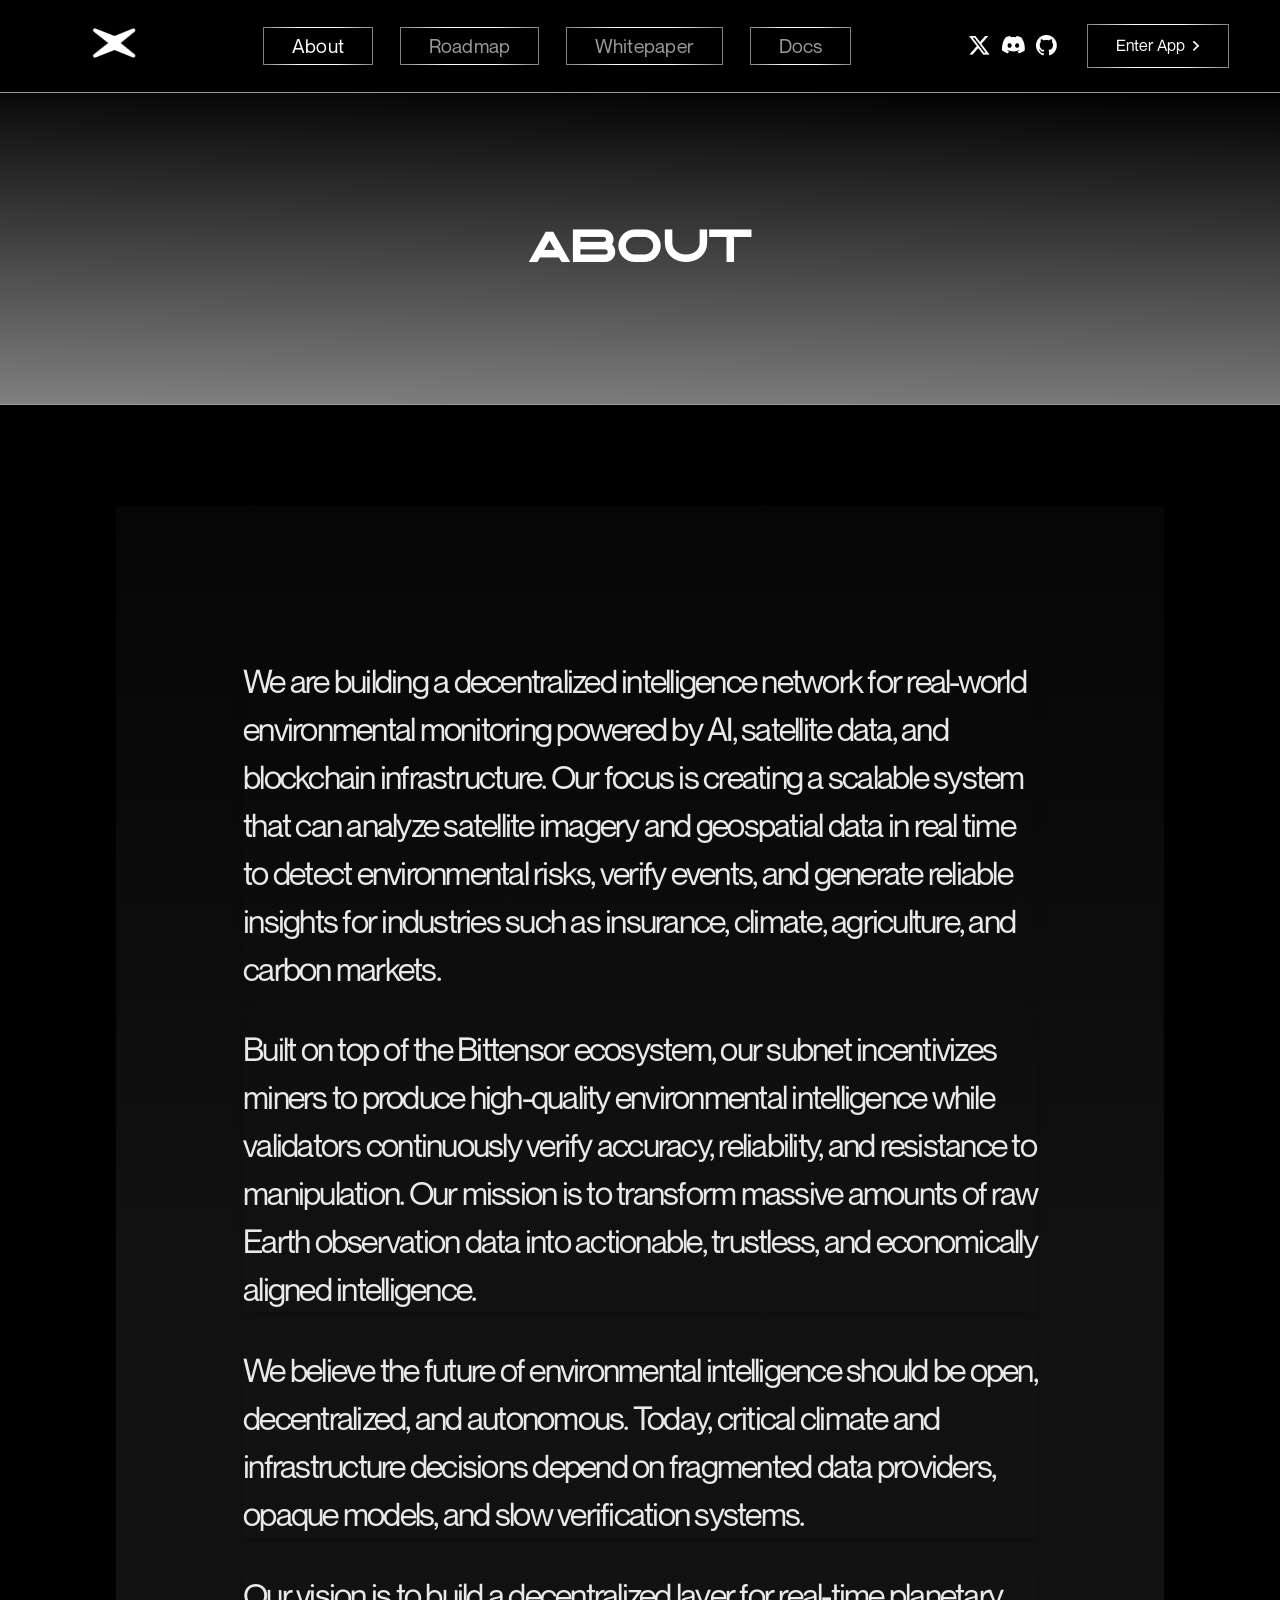
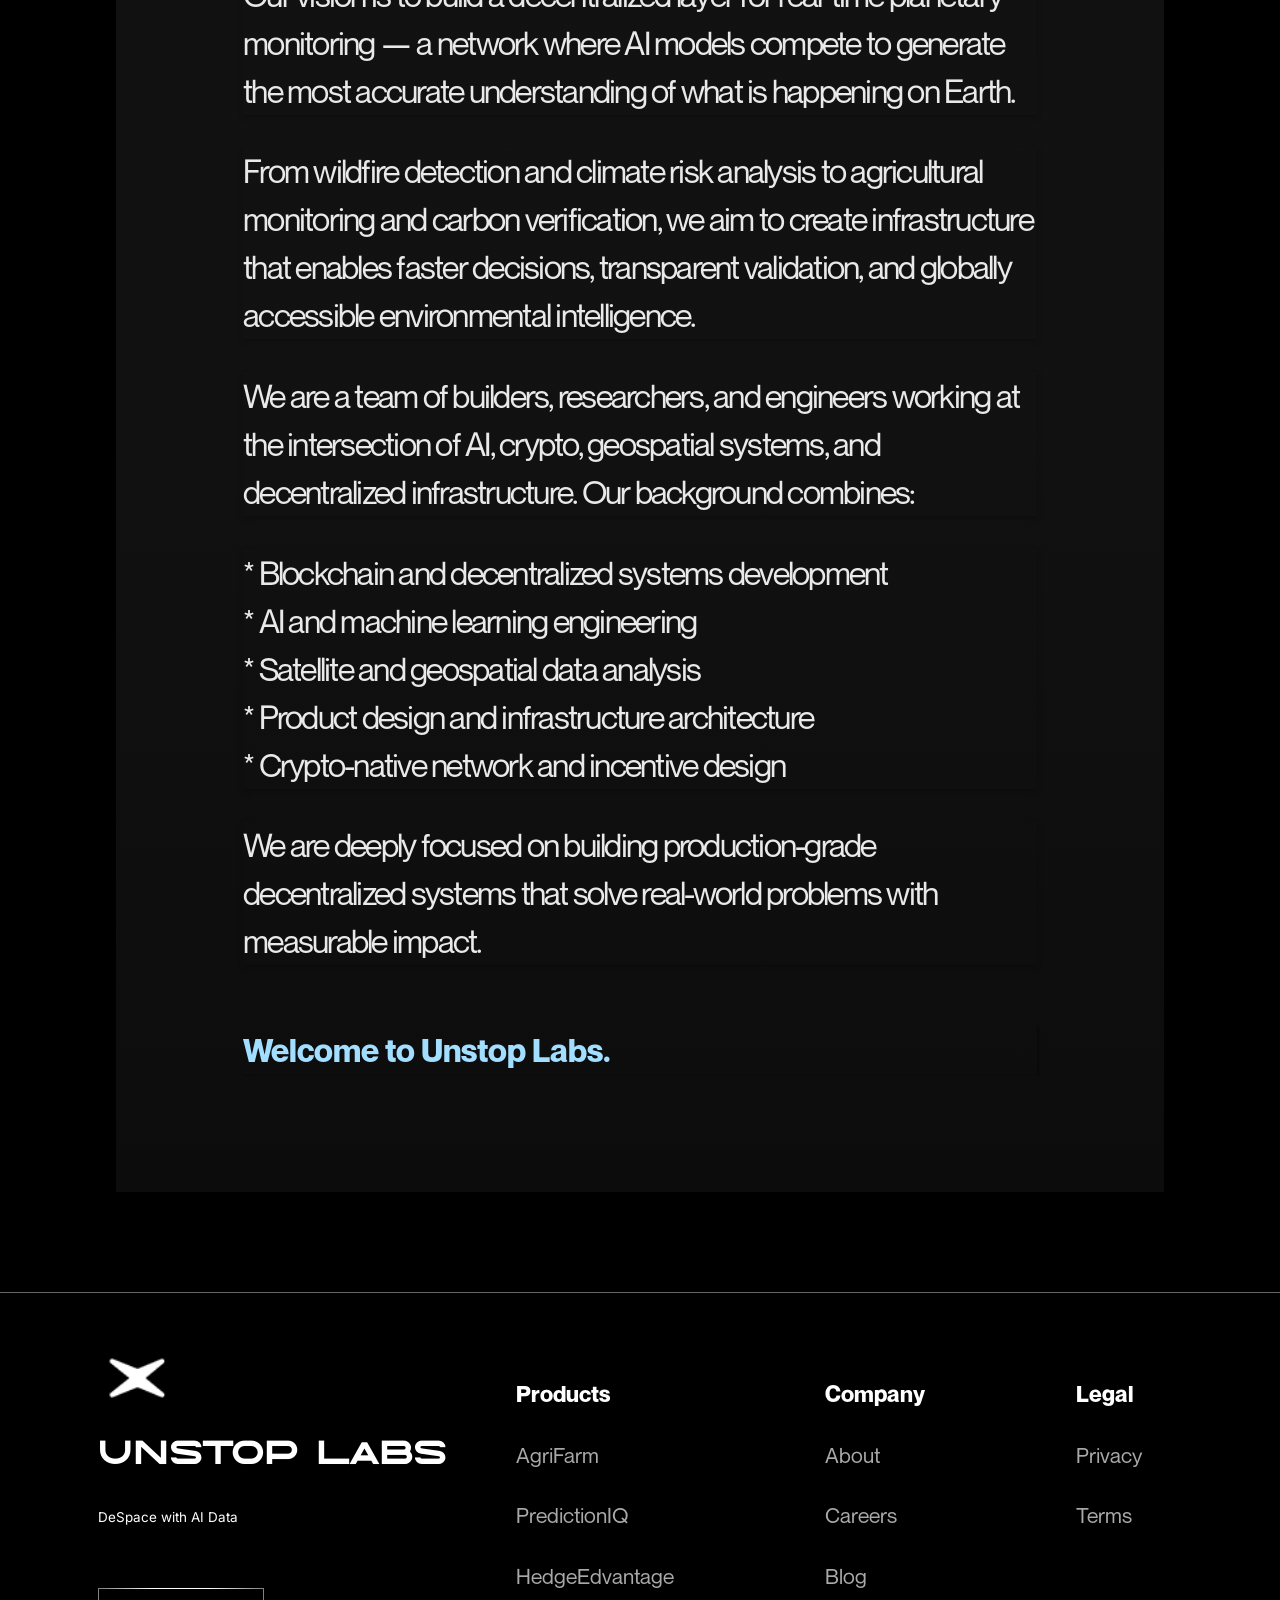
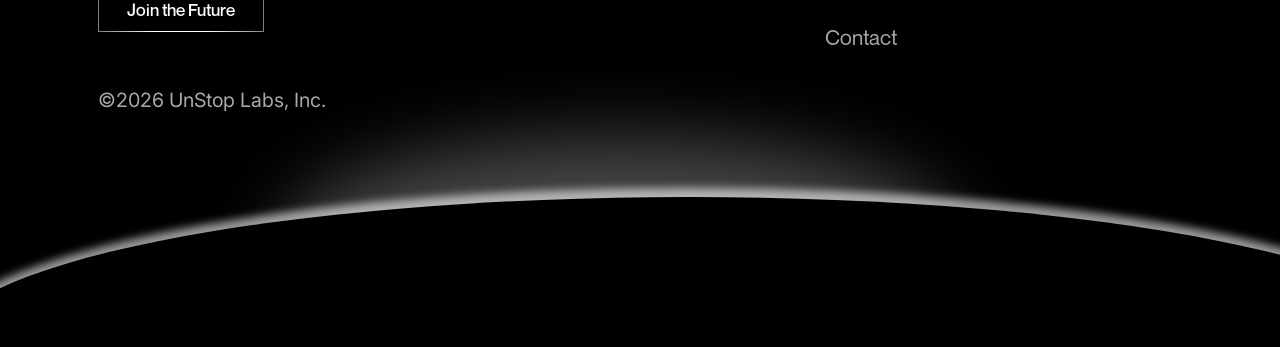
<file: about.html>
<!doctype html>
<html lang="en">
 
  <head>
    <meta charset="UTF-8" />
    <meta name="viewport" content="width=device-width, initial-scale=1.0" />
    <link rel="icon" type="image/png" href="/assets/icons/Fabicon.png" />
    <link rel="stylesheet" href="./css/fonts.css" />
    <link rel="stylesheet" href="./css/styles.css" />
    <link rel="preconnect" href="https://fonts.googleapis.com" />
    <link rel="preconnect" href="https://fonts.gstatic.com" crossorigin />
    <link
      href="https://fonts.googleapis.com/css2?family=Inter:ital,opsz,wght@0,14..32,100..900;1,14..32,100..900&display=swap"
      rel="stylesheet"
    />
    <title>Unstop Labs | About</title>
  </head>
  <body>
    <header>
      <nav>
        <div class="nav-mobile">
          <span class="icon-hamburger"
            ><img src="/assets/icons/menu.png" alt="" />
          </span>
          <a href="/" class="brand-name">UNSTOP LABS</a>
        </div>
        <div class="nav-desktop">
          <div>
            <a href="/"
              ><img class="logo" src="/assets/icons/logo.png" alt=""
            /></a>
          </div>

          <ul class="container-link">
            <li class="link"><a class="active" href="/about.html">About</a></li>
            <li class="link"><a href="/roadmap.html">Roadmap</a></li>
            <li class="link"><a href="/whitepaper.html">Whitepaper</a></li>
            <li class="link"><a href="">Docs</a></li>
          </ul>

          <div class="container-control">
            <ul class="container-social">
              <li>
                <a href="https://github.com/orgs/UnStop-Labs/">
                  <img src="/assets/icons/twitter.png" alt="" />
                </a>
              </li>
              <li>
                <a href="#">
                  <img src="/assets/icons/discord.png" alt="" />
                </a>
              </li>
              <li>
                <a href="https://github.com/orgs/UnStop-Labs/" target="_blank">
                  <img src="/assets/icons/github.png" alt="" />
                </a>
              </li>
            </ul>

            <button>
              <span class="text">Enter App</span>
              <span><img src="/assets/icons/arrow-right.png" alt="" /></span>
            </button>
          </div>
        </div>
      </nav>
    </header>

    <main class="about-page">
      <section class="about">
        <h1>ABOUT</h1>
      </section>

      <section class="intro-container">
        <div class="intro">
          <div class="description">
            <p>

We are building a decentralized intelligence network for real-world environmental monitoring powered by AI, satellite data, and blockchain infrastructure.

Our focus is creating a scalable system that can analyze satellite imagery and geospatial data in real time to detect environmental risks, verify events, and generate reliable insights for industries such as insurance, climate, agriculture, and carbon markets.
</p>
<p>
Built on top of the Bittensor ecosystem, our subnet incentivizes miners to produce high-quality environmental intelligence while validators continuously verify accuracy, reliability, and resistance to manipulation.

Our mission is to transform massive amounts of raw Earth observation data into actionable, trustless, and economically aligned intelligence.
</p>
<p>
We believe the future of environmental intelligence should be open, decentralized, and autonomous.

Today, critical climate and infrastructure decisions depend on fragmented data providers, opaque models, and slow verification systems. 
<p>
Our vision is to build a decentralized layer for real-time planetary monitoring — a network where AI models compete to generate the most accurate understanding of what is happening on Earth.
</p>
<p>
From wildfire detection and climate risk analysis to agricultural monitoring and carbon verification, we aim to create infrastructure that enables faster decisions, transparent validation, and globally accessible environmental intelligence.
</p>

<p>
We are a team of builders, researchers, and engineers working at the intersection of AI, crypto, geospatial systems, and decentralized infrastructure.

Our background combines:
<p>
* Blockchain and decentralized systems development <br>
* AI and machine learning engineering <br>
* Satellite and geospatial data analysis <br>
* Product design and infrastructure architecture<br>
* Crypto-native network and incentive design<br>
</p>
<p>
We are deeply focused on building production-grade decentralized systems that solve real-world problems with measurable impact.
</p>
</p>
          </div>

          <p class="message-welcome">Welcome to Unstop Labs.</p>
        </div>
      </section>

      <!-- <section class="products-info font-inter">
        <h2>
          <span class="brand">UnStop Labs</span> is the solution for all your AI
          needs
        </h2>

        <div>
          <div>
            <div class="product">
              <span class="img">
                <img
                  class="img-100"
                  src="/assets/icons/icon-logos.png"
                  alt=""
                />
              </span>
              <span class="text">Logos</span>
            </div>
          </div>

          <div>
            <div class="product">
              <span class="img">
                <img
                  class="img-100"
                  src="/assets/icons/icon-brand-guide.png"
                  alt=""
                />
              </span>
              <span class="text">Brand Guidelines</span>
            </div>
          </div>

          <div>
            <div class="product">
              <span class="img">
                <img
                  class="img-100"
                  src="/assets/icons/icon-social.png"
                  alt=""
                />
              </span>
              <span class="text">Social Media</span>
            </div>
          </div>

          <div>
            <div class="product">
              <span class="img">
                <img
                  class="img-100"
                  src="/assets/icons/icon-decks.png"
                  alt=""
                />
              </span>
              <span class="text">Pitch Decks</span>
            </div>
          </div>

          <div class="product-large">
            <div class="product">
              <span class="img">
                <img
                  class="img-100"
                  src="/assets/icons/icon-mobile.png"
                  alt=""
                />
              </span>
              <span class="text">Mobile Apps</span>
            </div>
          </div>

          <div>
            <div class="product">
              <span class="img">
                <img
                  class="img-100"
                  src="/assets/icons/icon-landing.png"
                  alt=""
                />
              </span>
              <span class="text">Landing Pages & Web</span>
            </div>
          </div>

          <div>
            <div class="product">
              <span class="img">
                <img
                  class="img-100"
                  src="/assets/icons/icon-digital.png"
                  alt=""
                />
              </span>
              <span class="text">Digital Products</span>
            </div>
          </div>

          <div>
            <div class="product">
              <span class="img">
                <img
                  class="img-100"
                  src="/assets/icons/icon-print.png"
                  alt=""
                />
              </span>
              <span class="text">Print Design</span>
            </div>
          </div>

          <div>
            <div class="product">
              <span class="img">
                <img
                  class="img-100"
                  src="/assets/icons/icon-logos.png"
                  alt=""
                />
              </span>
              <span class="text">Sports Graphics</span>
            </div>
          </div>

          <div class="product-large">
            <div class="product">
              <span class="img">
                <img
                  class="img-100"
                  src="/assets/icons/icon-email.png"
                  alt=""
                />
              </span>
              <span class="text">Email Templates</span>
            </div>
          </div>
        </div>
      </section> -->

      <!-- <section class="product-demo font-inter">
        <div class="product-demo-intro">
          <h2>Try Unstop Labs API</h2>
          <p>
            Play around with human-like voice AI or transcribe sample audio
            files. Explore how our audio understanding models work.
          </p>
        </div>

        <div class="img-small">
          <img src="./assets/images/ai-demo-mobile.png" alt="" />
          <a href="#"> Learn More &xrarr; </a>
        </div>

        <div class="img-large">
          <img src="./assets/images/ai-demo-desktop.png" alt="" />
          <a href="#"> Learn More &xrarr; </a>
        </div>
      </section> -->
    </main>

    <footer>
      <section>
        <div class="brand-info">
          <div>
            <a class="brand-logo" href="#">
              <img class="logo" src="/assets/icons/logo.png" alt="" />
            </a>
          </div>

          <a class="brand-name">UNSTOP Labs</a>
          <p class="intro font-inter">DeSpace with AI Data</p>

          <a href="#" class="link-join">Join the Future</a>
          <p class="info-copyright font-inter">©2026 UnStop Labs, Inc.</p>
        </div>

        <section class="desktop-links">
          <div>
            <p>Products</p>
            <ul>
              <li><a href="#">AgriFarm</a></li>
              <li><a href="#">PredictionIQ</a></li>
              <li><a href="#">HedgeEdvantage</a></li>
            </ul>
          </div>

          <div>
            <p>Company</p>
            <ul>
              <li><a href="#">About</a></li>
              <li><a href="#">Careers</a></li>
              <li><a href="#">Blog</a></li>
              <li><a href="#">Contact</a></li>
            </ul>
          </div>

          <div class="legal">
            <div>
              <p>Legal</p>
              <ul>
                <li><a href="#">Privacy</a></li>
                <li><a href="#">Terms</a></li>
              </ul>
            </div>

            <!-- <div class="social">
              <span>
                <img src="/assets/icons/icon-discord.png" alt="" />
              </span>
              <span>
                <img src="/assets/icons/icon-instagram.png" alt="" />
              </span>
            </div> -->
          </div>
        </section>
      </section>

      <div class="circle"></div>
      <div class="overlap-circle"></div>
    </footer>
  </body>
</html>
</file>
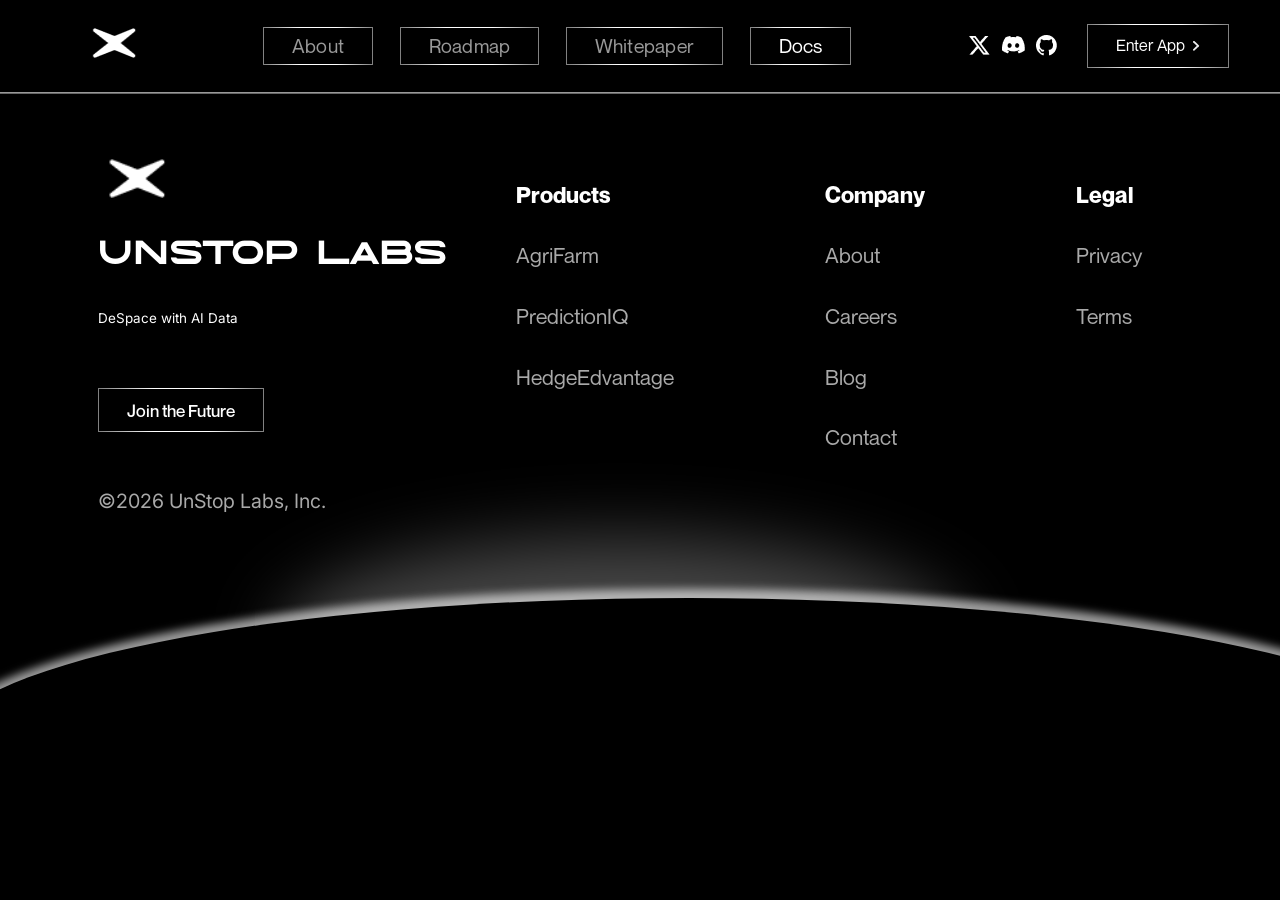
<file: docs.html>
<!doctype html>
<html lang="en">
  
  <head>
    <meta charset="UTF-8" />
    <meta name="viewport" content="width=device-width, initial-scale=1.0" />
    <link rel="icon" type="image/png" href="/assets/icons/Fabicon.png" />
    <link rel="stylesheet" href="./css/fonts.css" />
    <link rel="stylesheet" href="./css/styles.css" />
    <link rel="preconnect" href="https://fonts.googleapis.com" />
    <link rel="preconnect" href="https://fonts.gstatic.com" crossorigin />
    <link
      href="https://fonts.googleapis.com/css2?family=Inter:ital,opsz,wght@0,14..32,100..900;1,14..32,100..900&display=swap"
      rel="stylesheet"
    />
    <title>Unstop Labs | Docs</title>
  </head>
  <body>
    <header>
      <nav>
        <div class="nav-mobile">
          <span class="icon-hamburger"
            ><img src="/assets/icons/menu.png" alt="" />
          </span>
          <a href="/" class="brand-name">UNSTOP LABS</a>
        </div>
        <div class="nav-desktop">
          <div>
            <a href="/"
              ><img class="logo" src="/assets/icons/logo.png" alt=""
            /></a>
          </div>

          <ul class="container-link">
            <li class="link"><a href="/about.html">About</a></li>
            <li class="link"><a href="/roadmap.html">Roadmap</a></li>
            <li class="link"><a href="/whitepaper.html">Whitepaper</a></li>
            <li class="link"><a class="active" href="#">Docs</a></li>
          </ul>

          <div class="container-control">
            <ul class="container-social">
              <li>
                <a href="#">
                  <img src="/assets/icons/twitter.png" alt="" />
                </a>
              </li>
              <li>
                <a href="#">
                  <img src="/assets/icons/discord.png" alt="" />
                </a>
              </li>
              <li>
                <a href="https://github.com/orgs/UnStop-Labs/" target="_blank">
                  <img src="/assets/icons/github.png" alt="" />
                </a>
              </li>
            </ul>

            <button>
              <span class="text">Enter App</span>
              <span><img src="/assets/icons/arrow-right.png" alt="" /></span>
            </button>
          </div>
        </div>
      </nav>
    </header>

    <!-- <section class="parent">
      <aside>
        <p class="brand-name">UNSTOP Labs</p>

        <nav class="navigation">
          <div class="get-start-links">
            <p>Get Started</p>

            <ul>
              <li class="active">
                <a href="#">
                  <span class="icon">
                    <img src="/assets/icons/home.png" alt="" />
                  </span>
                  <span class="name"> Overview </span>
                </a>
              </li>
              <li>
                <a href="#">
                  <span class="icon">
                    <img src="/assets/icons/sitemap.png" alt="" />
                  </span>
                  <span class="name"> Architecture </span>
                </a>
              </li>
              <li>
                <a href="#">
                  <span class="icon">
                    <img src="/assets/icons/rocket.png" alt="" />
                  </span>
                  <span class="name"> Quickstart </span>
                </a>
              </li>
            </ul>
          </div>

          <div class="minor-guide-links">
            <p>Miner Guides</p>

            <ul>
              <li>
                <a href="#">
                  <span class="icon">
                    <img src="/assets/icons/icon-command-line.png" alt="" />
                  </span>
                  <span class="name"> GATK </span>
                </a>
              </li>
              <li>
                <a href="#">
                  <span class="icon">
                    <img src="/assets/icons/icon-command-line.png" alt="" />
                  </span>
                  <span class="name"> DeepVariant </span>
                </a>
              </li>
              <li>
                <a href="#">
                  <span class="icon">
                    <img src="/assets/icons/icon-command-line.png" alt="" />
                  </span>
                  <span class="name"> FreeBayes </span>
                </a>
              </li>
              <li>
                <a href="#">
                  <span class="icon">
                    <img src="/assets/icons/icon-command-line.png" alt="" />
                  </span>
                  <span class="name"> BCFtools </span>
                </a>
              </li>
            </ul>
          </div>
        </nav>
      </aside>

      <main class="docs-page">
        <div class="sub-menu">
          <button>
            <img src="/assets/icons/hamburger-light.png" alt="" />
          </button>

          <div aria-label="Breadcrumb">
            <ol class="breadcrumb">
              <li><a href="/#">Get Started</a></li>
              <li aria-current="page">Overview</li>
            </ol>
          </div>
        </div>

        <section class="intro">
          <h1>The Layer of Autonomous Space Intelligence</h1>
          <p>
            Unstop Labs is a decentralized genomic intelligence network
            operating as a sublayer of Bittensor
          </p>

          <p>
            It functions as an AI-driven computation layer where distributed
            agents analyze biological signals as if they were deep-space data
            streams. Miners act as autonomous intelligence nodes, competing to
            decode the most accurate genomic “signals” from raw sequencing
            inputs
          </p>

          <div class="info">
            <img src="./assets/icons/icon-info.png" alt="" />
            <p class="text">
              The network powers a reward-driven intelligence economy where the
              most accurate signal interpretation ear
            </p>
          </div>
        </section>

        <section class="info-operation">
          <h2>How Unstop labs Operate</h2>
          <div>
            <div class="list">
              <div class="title">
                <p class="num">1</p>
                <p class="text">Signal Acquisition</p>
              </div>

              <div class="description">
                <div class="line">
                  <span></span>
                </div>
                <p>
                  Validators send miners a genomic region and aligned sequencing
                  reads (BAM) to analyze.
                </p>
              </div>
            </div>

            <div class="list">
              <div class="title">
                <p class="num">2</p>
                <p class="text">Variant Intelligence Computation</p>
              </div>

              <div class="description">
                <div class="line">
                  <span></span>
                </div>
                <p>
                  Miners run one of the four supported variant callers with
                  their own tuned hyperparameters to produce variant calls (VCF)
                  and share their hyperparameter config with validators for
                  scoring.
                </p>
              </div>
            </div>

            <div class="list">
              <div class="title">
                <p class="num">3</p>
                <p class="text">Orbital Validation Scoring</p>
              </div>

              <div class="description">
                <div class="line">
                  <span></span>
                </div>
                <p>
                  Validators generate the VCF using the miner’s config and
                  benchmark against a truth set
                </p>
              </div>
            </div>
          </div>
        </section>

        <section class="supported-variants">
          <h2>Supported Variant Callers</h2>
          <p>
            Minos supports <span>4 industry-standard tools</span>. Each guide
            covers the tool’s algorithm, pipeline, and every tunable
            hyperparameter.
          </p>

          <div class="variants">
            <div>
              <div class="icon">
                <img src="./assets/icons/icon-command-line.png" alt="" />
              </div>
              <p class="title">GATK HaplotypeCaller</p>
              <p class="description">
                The Broad Institute’s flagship caller. Performs
                <span>local de novo assembly</span> of haplotypes —
                Assembly-based approach for haplotype-aware calling.
              </p>
            </div>

            <div class="list-desktop">
              <div class="icon">
                <img src="./assets/icons/icon-command-line.png" alt="" />
              </div>
              <p class="title">Google DeepVariant</p>
              <p class="description">
                Deep learning variant caller. Converts pileups into
                <span>CNN image classification</span> — platform-aware models
                for WGS, WES, and PacBio.
              </p>
            </div>

            <div>
              <div class="icon">
                <img src="./assets/icons/icon-command-line.png" alt="" />
              </div>
              <p class="title">FreeBayes</p>
              <p class="description">
                Bayesian haplotype-based caller with the
                <span>most tunable priors</span> — toggle HWE, allele balance,
                and contamination models independently.
              </p>
            </div>

            <div class="list-desktop">
              <div class="icon">
                <img src="./assets/icons/icon-command-line.png" alt="" />
              </div>
              <p class="title">BCFtools</p>
              <p class="description">
                The fastest caller. Classic
                <span>pileup-based approach</span> with a two-stage pipeline
                giving independent control over data prep and genotyping.
              </p>
            </div>
          </div>
        </section>

        <section class="quick-links">
          <h2>Quick Links</h2>

          <div>
            <div>
              <div class="img">
                <img src="/assets/icons/icon-family-tree.png" alt="" />
              </div>
              <p class="name">Architecture</p>
              <p class="description">How the subnet works end-to-end.</p>
            </div>

            <div>
              <div class="img">
                <img src="/assets/icons/icon-rocket.png" alt="" />
              </div>
              <p class="name">Quickstart</p>
              <p class="description">How the subnet works end-to-end.</p>
            </div>

            <div>
              <div class="img">
                <img src="/assets/icons/github.png" alt="" />
              </div>
              <p class="name">GitHub</p>
              <p class="description">How the subnet works end-to-end.</p>
            </div>
          </div>
        </section>
      </main>
    </section> -->
<section class="parent">
</section>
    <footer>
      <section>
        <div class="brand-info">
          <div>
            <a class="brand-logo" href="#">
              <img class="logo" src="/assets/icons/logo.png" alt="" />
            </a>
          </div>

          <a class="brand-name">UNSTOP Labs</a>
          <p class="intro font-inter">DeSpace with AI Data</p>

          <a href="#" class="link-join">Join the Future</a>
          <p class="info-copyright font-inter">©2026 UnStop Labs, Inc.</p>
        </div>

        <section class="desktop-links">
          <div>
            <p>Products</p>
            <ul>
              <li><a href="#">AgriFarm</a></li>
              <li><a href="#">PredictionIQ</a></li>
              <li><a href="#">HedgeEdvantage</a></li>
            </ul>
          </div>

          <div>
            <p>Company</p>
            <ul>
              <li><a href="#">About</a></li>
              <li><a href="#">Careers</a></li>
              <li><a href="#">Blog</a></li>
              <li><a href="#">Contact</a></li>
            </ul>
          </div>

          <div class="legal">
            <div>
              <p>Legal</p>
              <ul>
                <li><a href="#">Privacy</a></li>
                <li><a href="#">Terms</a></li>
              </ul>
            </div>

            <!-- <div class="social">
              <span>
                <img src="/assets/icons/icon-discord.png" alt="" />
              </span>
              <span>
                <img src="/assets/icons/icon-instagram.png" alt="" />
              </span>
            </div> -->
          </div>
        </section>
      </section>

      <div class="circle"></div>
      <div class="overlap-circle"></div>
    </footer>
  </body>
</html>
</file>
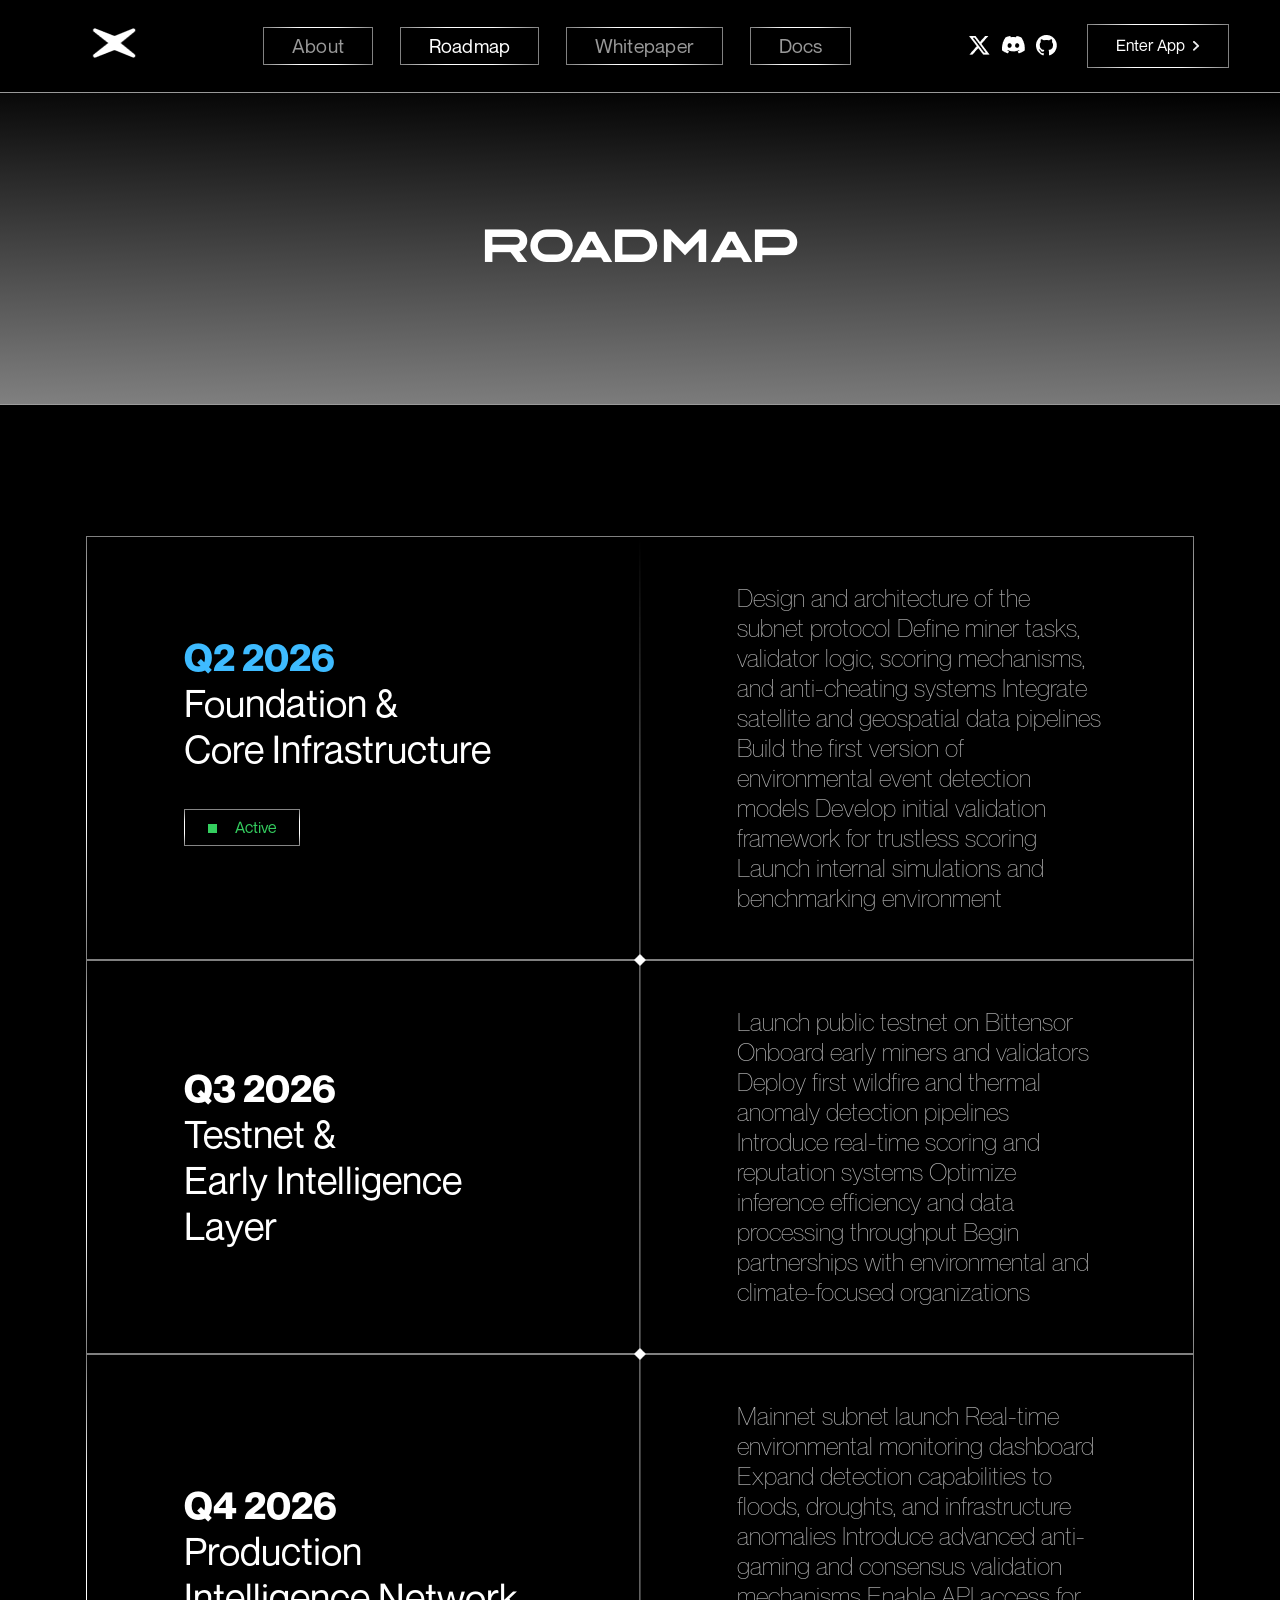
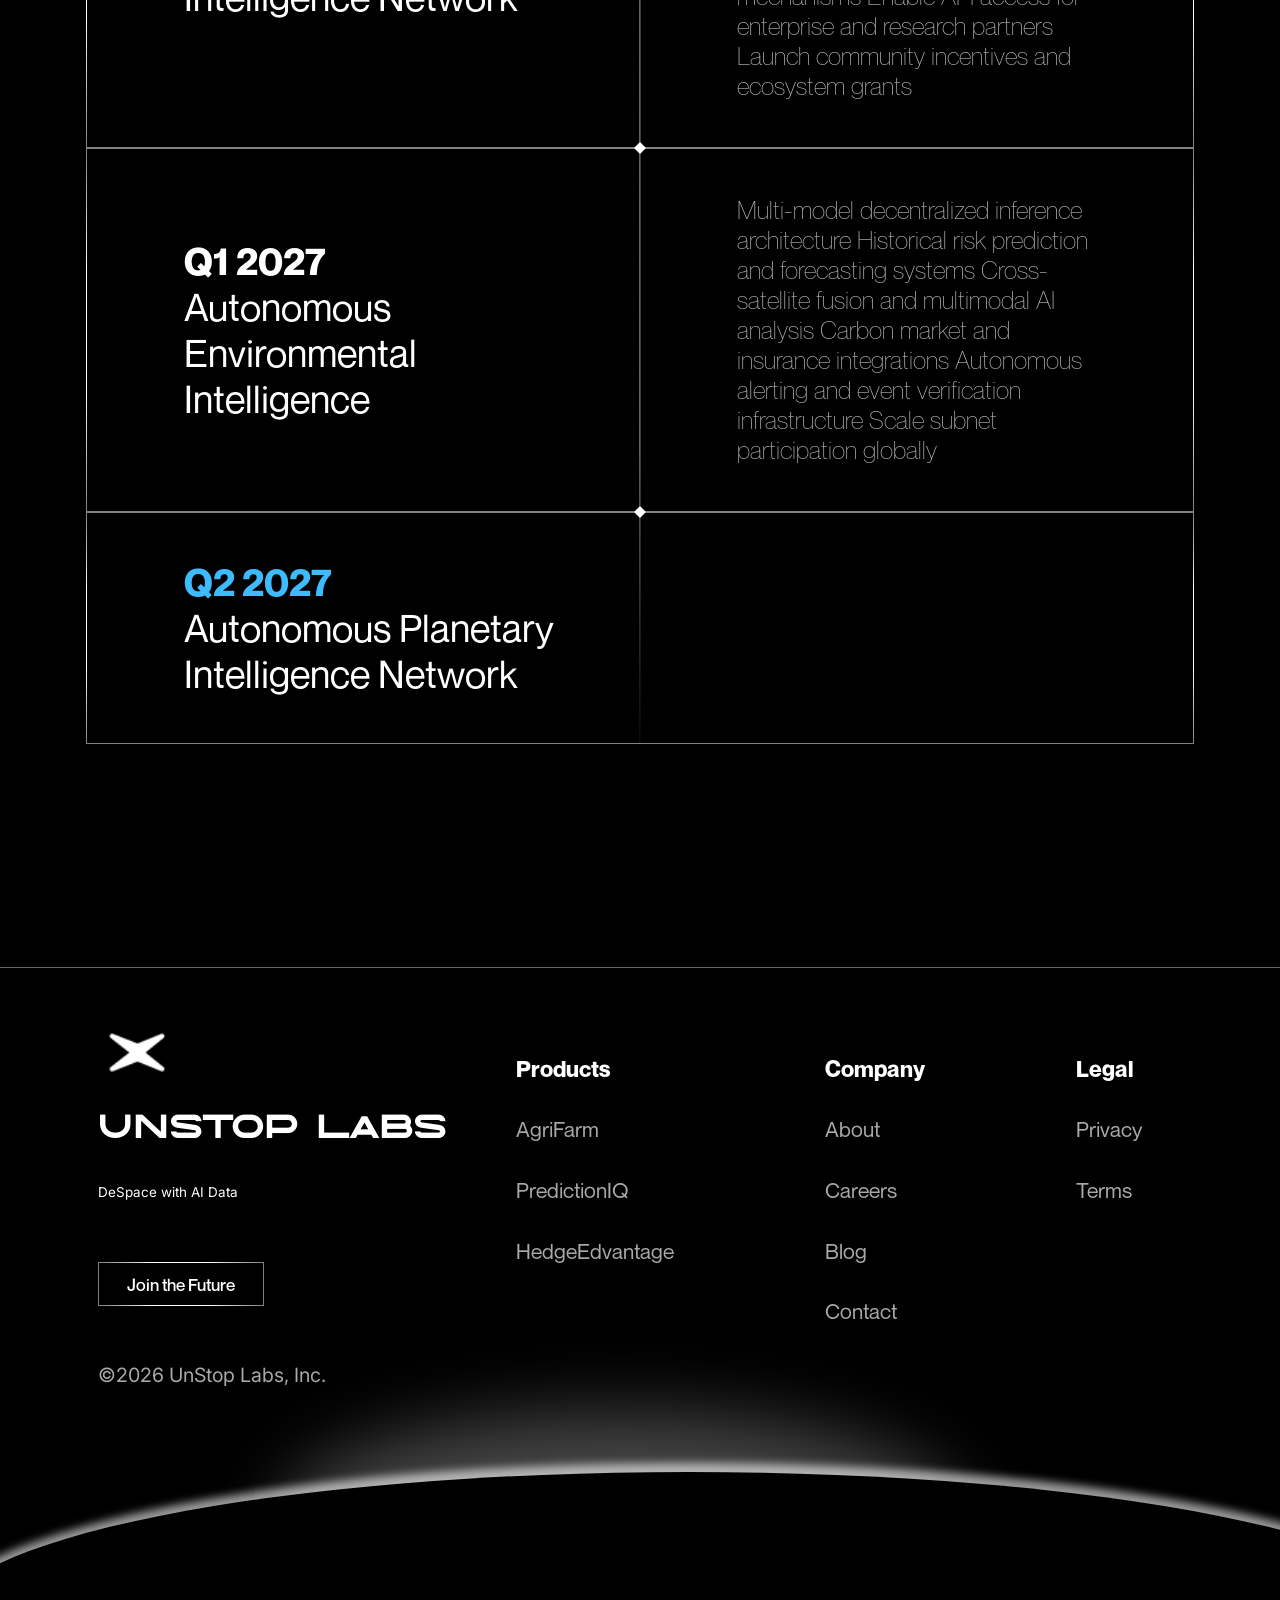
<file: roadmap.html>
<!doctype html>
<html lang="en">
  <head>
    <meta charset="UTF-8" />
    <meta name="viewport" content="width=device-width, initial-scale=1.0" />
    <link rel="icon" type="image/png" href="/assets/icons/Fabicon.png" />
    <link rel="stylesheet" href="./css/fonts.css" />
    <link rel="stylesheet" href="./css/styles.css" />
    <link rel="preconnect" href="https://fonts.googleapis.com" />
    <link rel="preconnect" href="https://fonts.gstatic.com" crossorigin />
    <link
      href="https://fonts.googleapis.com/css2?family=Inter:ital,opsz,wght@0,14..32,100..900;1,14..32,100..900&display=swap"
      rel="stylesheet"
    />
    <title>Unstop Labs | Roadmap</title>
  </head>
  <body>
    <header>
      <nav>
        <div class="nav-mobile">
          <span class="icon-hamburger"
            ><img src="/assets/icons/menu.png" alt="" />
          </span>
          <a href="/" class="brand-name">UNSTOP LABS</a>
        </div>
        <div class="nav-desktop">
          <div>
            <a href="/"
              ><img class="logo" src="/assets/icons/logo.png" alt=""
            /></a>
          </div>

          <ul class="container-link">
            <li class="link"><a href="/about.html">About</a></li>
            <li class="link">
              <a class="active" href="/roadmap.html">Roadmap</a>
            </li>
            <li class="link"><a href="/whitepaper.html">Whitepaper</a></li>
            <li class="link"><a href="#">Docs</a></li>
          </ul>

          <div class="container-control">
            <ul class="container-social">
              <li>
                <a href="#">
                  <img src="/assets/icons/twitter.png" alt="" />
                </a>
              </li>
              <li>
                <a href="#">
                  <img src="/assets/icons/discord.png" alt="" />
                </a>
              </li>
              <li>
                <a href="https://github.com/orgs/UnStop-Labs/" target="_blank">
                  <img src="/assets/icons/github.png" alt="" />
                </a>
              </li>
            </ul>

            <button>
              <span class="text">Enter App</span>
              <span><img src="/assets/icons/arrow-right.png" alt="" /></span>
            </button>
          </div>
        </div>
      </nav>
    </header>

    <main>
      <section class="roadmap">
        <h1>ROADMAP</h1>
      </section>

      <section class="container-events">
        <div class="border-img">
          <img src="/assets/images/vertical-line.png" alt="" />
        </div>
        <div class="event">
          <div class="event-info active">
            <div>
              <p class="title">
                <span class="year">Q2 2026</span>
                <span class="name">
                  Foundation & <br />Core Infrastructure</span
                >
              </p>

              <button class="arrow-down">
                <img src="/assets/icons/arror-down.png" alt="" />
              </button>
            </div>

            <p class="badge">
              <span class="rectangle"></span>
              <span class="text">Active</span>
            </p>
          </div>

          <div class="event-description">
            Design and architecture of the subnet protocol Define miner tasks,
            validator logic, scoring mechanisms, and anti-cheating systems
            Integrate satellite and geospatial data pipelines Build the first
            version of environmental event detection models Develop initial
            validation framework for trustless scoring Launch internal
            simulations and benchmarking environment
          </div>

          <div class="rotated-rectangle">
            <img src="/assets/icons/rotated-rectangle.png" alt="" />
          </div>
        </div>

        <div class="event">
          <div class="event-info">
            <div>
              <p class="title">
                <span class="year">Q3 2026</span>
                <span class="name">
                  Testnet & <br />
                  Early Intelligence Layer</span
                >
              </p>

              <button class="arrow-down">
                <img src="/assets/icons/arror-down.png" alt="" />
              </button>
            </div>
          </div>

          <div class="event-description">
            Launch public testnet on Bittensor Onboard early miners and
            validators Deploy first wildfire and thermal anomaly detection
            pipelines Introduce real-time scoring and reputation systems
            Optimize inference efficiency and data processing throughput Begin
            partnerships with environmental and climate-focused organizations
          </div>

          <div class="rotated-rectangle">
            <img src="/assets/icons/rotated-rectangle.png" alt="" />
          </div>
        </div>

        <div class="event">
          <div class="event-info">
            <div>
              <p class="title">
                <span class="year">Q4 2026</span>
                <span class="name"> Production <br />Intelligence Network</span>
              </p>

              <button class="arrow-down">
                <img src="/assets/icons/arror-down.png" alt="" />
              </button>
            </div>
          </div>

          <div class="event-description">
            Mainnet subnet launch Real-time environmental monitoring dashboard
            Expand detection capabilities to floods, droughts, and
            infrastructure anomalies Introduce advanced anti-gaming and
            consensus validation mechanisms Enable API access for enterprise and
            research partners Launch community incentives and ecosystem grants
          </div>

          <div class="rotated-rectangle">
            <img src="/assets/icons/rotated-rectangle.png" alt="" />
          </div>
        </div>

        <div class="event">
          <div class="event-info">
            <div>
              <p class="title">
                <span class="year">Q1 2027</span>
                <span class="name">
                  Autonomous <br />Environmental Intelligence</span
                >
              </p>

              <button class="arrow-down">
                <img src="/assets/icons/arror-down.png" alt="" />
              </button>
            </div>
          </div>

          <div class="event-description">
            Multi-model decentralized inference architecture Historical risk
            prediction and forecasting systems Cross-satellite fusion and
            multimodal AI analysis Carbon market and insurance integrations
            Autonomous alerting and event verification infrastructure Scale
            subnet participation globally
          </div>

          <div class="rotated-rectangle">
            <img src="/assets/icons/rotated-rectangle.png" alt="" />
          </div>
        </div>

        <div class="event">
          <div class="event-info active">
            <div>
              <p class="title">
                <span class="year">Q2 2027</span>
                <span class="name">
                  Autonomous Planetary <br />Intelligence Network</span
                >
              </p>

              <div class="arrow-down">
                <img src="/assets/icons/arror-down.png" alt="" />
              </div>
            </div>
          </div>

          <div class="event-description hide">
            Activating the Core Intelligence System Deploy the foundational AI
            architecture and initialize adaptive learning models for autonomous
            processing.
          </div>
        </div>
      </section>
    </main>

    <footer>
      <section>
        <div class="brand-info">
          <div>
            <a class="brand-logo" href="#">
              <img class="logo" src="/assets/icons/logo.png" alt="" />
            </a>
          </div>

          <a class="brand-name">UNSTOP Labs</a>
          <p class="intro font-inter">DeSpace with AI Data</p>

          <a href="#" class="link-join">Join the Future</a>
          <p class="info-copyright font-inter">©2026 UnStop Labs, Inc.</p>
        </div>

        <section class="desktop-links">
          <div>
            <p>Products</p>
            <ul>
              <li><a href="#">AgriFarm</a></li>
              <li><a href="#">PredictionIQ</a></li>
              <li><a href="#">HedgeEdvantage</a></li>
            </ul>
          </div>

          <div>
            <p>Company</p>
            <ul>
              <li><a href="#">About</a></li>
              <li><a href="#">Careers</a></li>
              <li><a href="#">Blog</a></li>
              <li><a href="#">Contact</a></li>
            </ul>
          </div>

          <div class="legal">
            <div>
              <p>Legal</p>
              <ul>
                <li><a href="#">Privacy</a></li>
                <li><a href="#">Terms</a></li>
              </ul>
            </div>

            <!-- <div class="social">
              <span>
                <img src="/assets/icons/icon-discord.png" alt="" />
              </span>
              <span>
                <img src="/assets/icons/icon-instagram.png" alt="" />
              </span>
            </div> -->
          </div>
        </section>
      </section>

      <div class="circle"></div>
      <div class="overlap-circle"></div>
    </footer>

    <script>
      document.addEventListener("DOMContentLoaded", () => {
        const toggleButtons = document.querySelectorAll(
          ".event-info .arrow-down",
        );

        toggleButtons.forEach((button) => {
          button.addEventListener("click", (e) => {
            // Find the parent .event container
            const eventContainer = button.closest(".event");

            // Find the event description within the same .event
            const eventDescription =
              eventContainer.querySelector(".event-description");

            // Toggle the hide class
            eventDescription.classList.toggle("hide");
          });
        });
      });
    </script>
  </body>
</html>
</file>
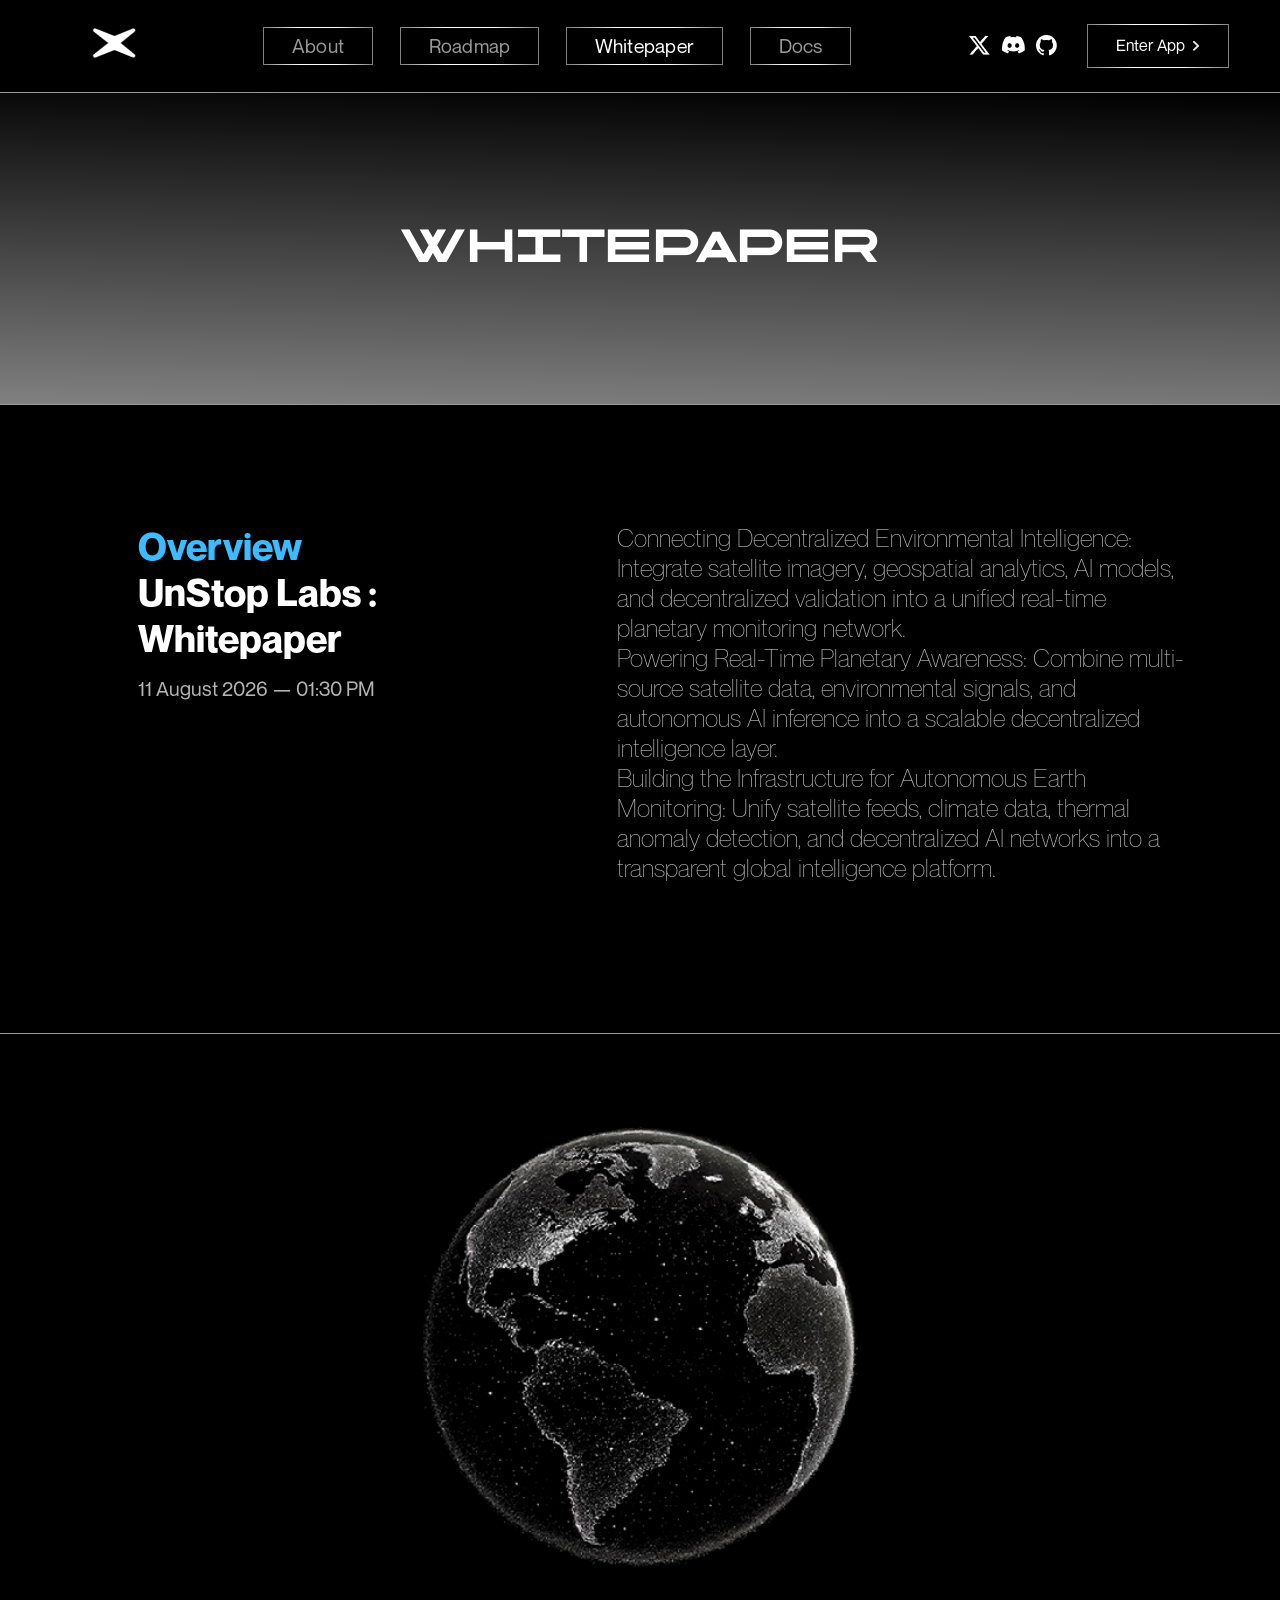
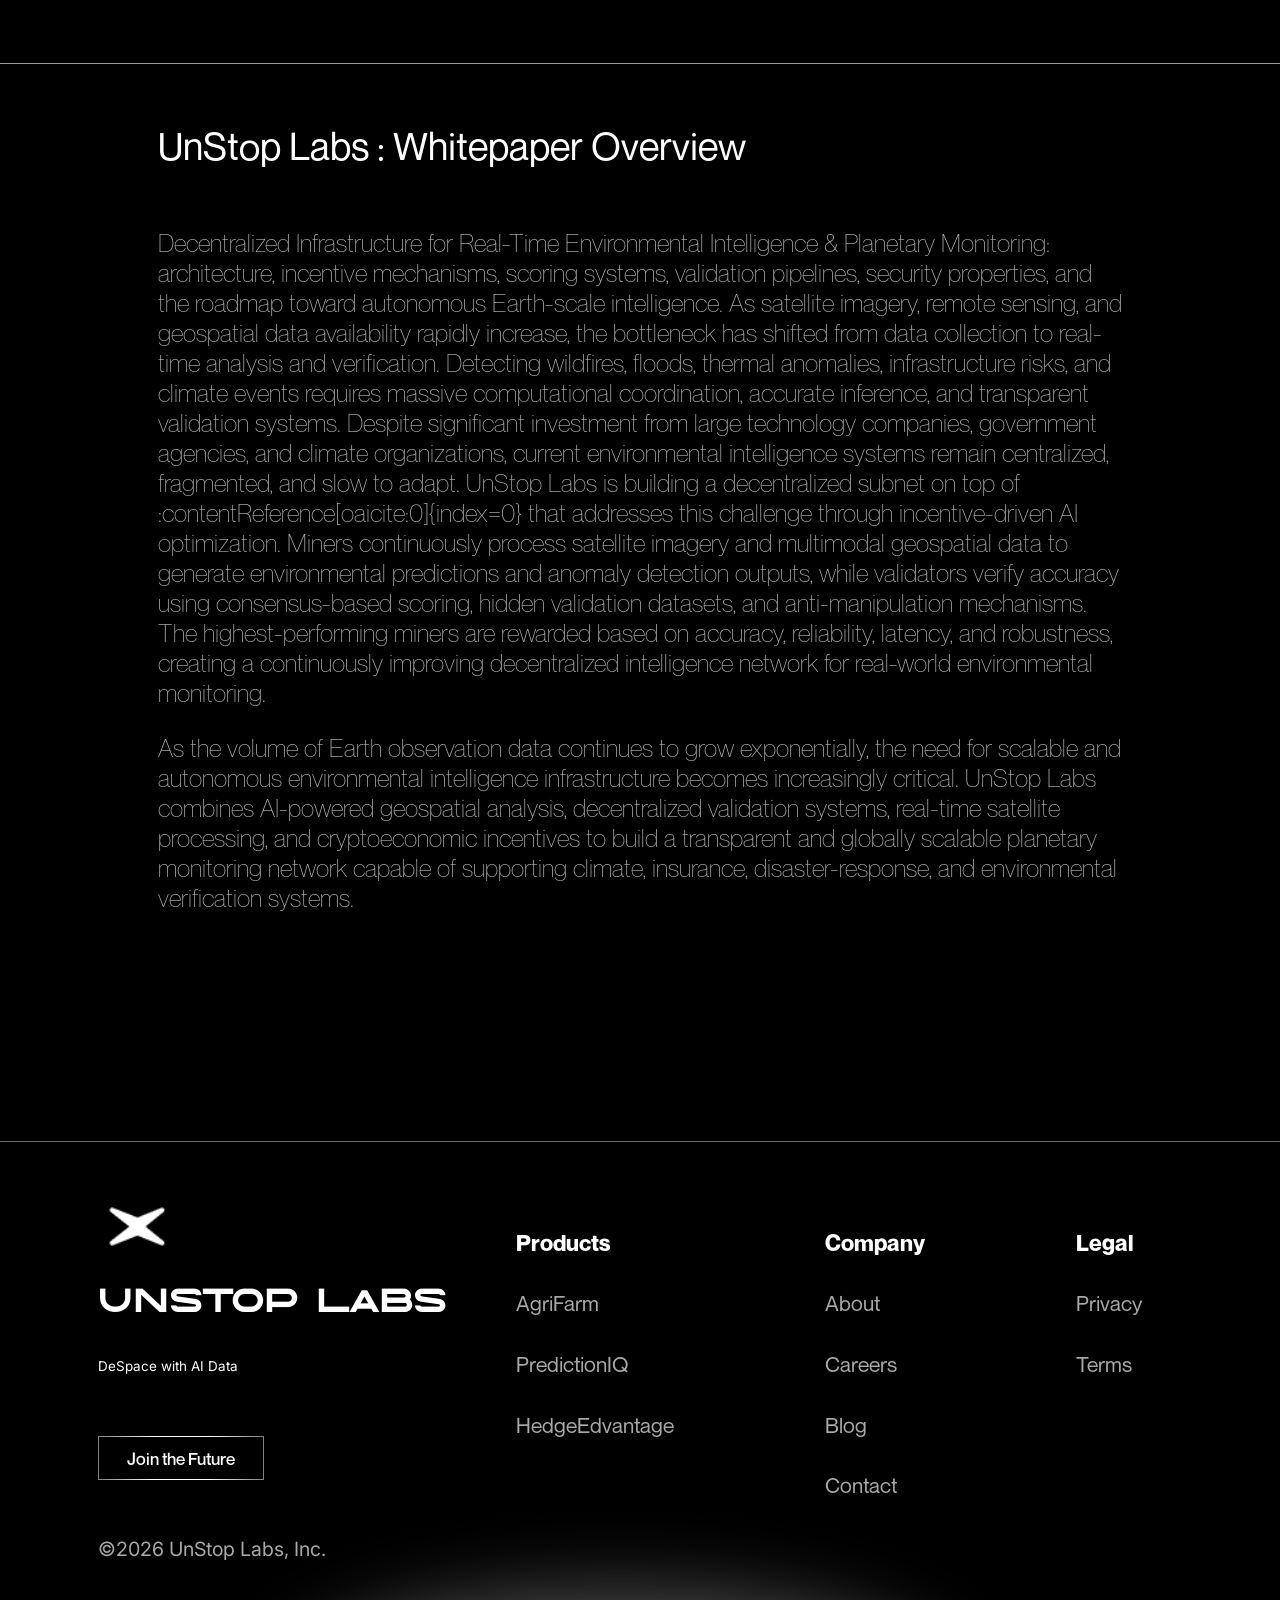
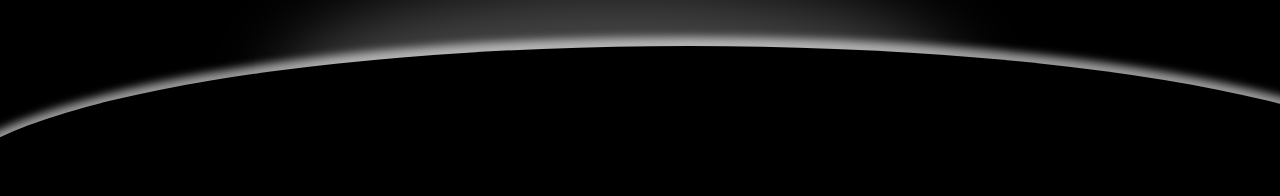
<file: whitepaper.html>
<!doctype html>
<html lang="en">
  <head>
    <meta charset="UTF-8" />
    <meta name="viewport" content="width=device-width, initial-scale=1.0" />
    <link rel="icon" type="image/png" href="/assets/icons/Fabicon.png" />
    <link rel="stylesheet" href="./css/fonts.css" />
    <link rel="stylesheet" href="./css/styles.css" />
    <link rel="preconnect" href="https://fonts.googleapis.com" />
    <link rel="preconnect" href="https://fonts.gstatic.com" crossorigin />
    <link
      href="https://fonts.googleapis.com/css2?family=Inter:ital,opsz,wght@0,14..32,100..900;1,14..32,100..900&display=swap"
      rel="stylesheet"
    />
    <title>Unstop Labs | Whitepaper</title>
  </head>
  <body>
    <header>
      <nav>
        <div class="nav-mobile">
          <span class="icon-hamburger"
            ><img src="/assets/icons/menu.png" alt="" />
          </span>
          <a href="/" class="brand-name">UNSTOP LABS</a>
        </div>
        <div class="nav-desktop">
          <div>
            <a href="/"
              ><img class="logo" src="/assets/icons/logo.png" alt=""
            /></a>
          </div>

          <ul class="container-link">
            <li class="link"><a href="/about.html">About</a></li>
            <li class="link"><a href="/roadmap.html">Roadmap</a></li>
            <li class="link">
              <a class="active" href="/whitepaper.html">Whitepaper</a>
            </li>
            <li class="link"><a href="#">Docs</a></li>
          </ul>

          <div class="container-control">
            <ul class="container-social">
              <li>
                <a href="#">
                  <img src="/assets/icons/twitter.png" alt="" />
                </a>
              </li>
              <li>
                <a href="#">
                  <img src="/assets/icons/discord.png" alt="" />
                </a>
              </li>
              <li>
                <a href="https://github.com/orgs/UnStop-Labs/" target="_blank">
                  <img src="/assets/icons/github.png" alt="" />
                </a>
              </li>
            </ul>

            <button>
              <span class="text">Enter App</span>
              <span><img src="/assets/icons/arrow-right.png" alt="" /></span>
            </button>
          </div>
        </div>
      </nav>
    </header>

    <main class="whitepaper-page">
      <section class="title">
        <h1>WHITEPAPER</h1>
      </section>

      <section class="overview">
        <div class="intro">
          <h2><span>Overview</span> <span>UnStop Labs : Whitepaper</span></h2>
          <p>11 August 2026 — 01:30 PM</p>
        </div>

        <p>
          Connecting Decentralized Environmental Intelligence: Integrate
          satellite imagery, geospatial analytics, AI models, and decentralized
          validation into a unified real-time planetary monitoring network.
          <br />
          Powering Real-Time Planetary Awareness: Combine multi-source satellite
          data, environmental signals, and autonomous AI inference into a
          scalable decentralized intelligence layer.
          <br />
          Building the Infrastructure for Autonomous Earth Monitoring: Unify
          satellite feeds, climate data, thermal anomaly detection, and
          decentralized AI networks into a transparent global intelligence
          platform.
          <br />
        </p>
      </section>

      <section class="info">
        <div class="img-container">
          <img
            src="./assets/images/earth.png"
            alt="a beautiful black and white earth"
          />
        </div>

        <!-- <div class="content">
          <div>
            <p class="text">20 Pages</p>
            <p class="sub-text">11 August 2026 — 01:30 PM</p>
          </div>

          <div>
            <p class="text">v1.0</p>
            <p class="sub-text">V2.0 Launching on 2027</p>
          </div>

          <div>
            <p class="text">Date : 2027</p>
            <p class="sub-text">11 August 2026 — 01:30 PM</p>
          </div>
        </div> -->
      </section>

      <section class="content">
        <h2>UnStop Labs : Whitepaper Overview</h2>
        <p>
          Decentralized Infrastructure for Real-Time Environmental Intelligence
          & Planetary Monitoring: architecture, incentive mechanisms, scoring
          systems, validation pipelines, security properties, and the roadmap
          toward autonomous Earth-scale intelligence. As satellite imagery,
          remote sensing, and geospatial data availability rapidly increase, the
          bottleneck has shifted from data collection to real-time analysis and
          verification. Detecting wildfires, floods, thermal anomalies,
          infrastructure risks, and climate events requires massive
          computational coordination, accurate inference, and transparent
          validation systems. Despite significant investment from large
          technology companies, government agencies, and climate organizations,
          current environmental intelligence systems remain centralized,
          fragmented, and slow to adapt. UnStop Labs is building a decentralized
          subnet on top of :contentReference[oaicite:0]{index=0} that addresses
          this challenge through incentive-driven AI optimization. Miners
          continuously process satellite imagery and multimodal geospatial data
          to generate environmental predictions and anomaly detection outputs,
          while validators verify accuracy using consensus-based scoring, hidden
          validation datasets, and anti-manipulation mechanisms. The
          highest-performing miners are rewarded based on accuracy, reliability,
          latency, and robustness, creating a continuously improving
          decentralized intelligence network for real-world environmental
          monitoring.
        </p>

        <p>
          As the volume of Earth observation data continues to grow
          exponentially, the need for scalable and autonomous environmental
          intelligence infrastructure becomes increasingly critical. UnStop Labs
          combines AI-powered geospatial analysis, decentralized validation
          systems, real-time satellite processing, and cryptoeconomic incentives
          to build a transparent and globally scalable planetary monitoring
          network capable of supporting climate, insurance, disaster-response,
          and environmental verification systems.
        </p>
      </section>
    </main>

    <footer>
      <section>
        <div class="brand-info">
          <div>
            <a class="brand-logo" href="#">
              <img class="logo" src="/assets/icons/logo.png" alt="" />
            </a>
          </div>

          <a class="brand-name">UNSTOP Labs</a>
          <p class="intro font-inter">DeSpace with AI Data</p>

          <a href="#" class="link-join">Join the Future</a>
          <p class="info-copyright font-inter">©2026 UnStop Labs, Inc.</p>
        </div>

        <section class="desktop-links">
          <div>
            <p>Products</p>
            <ul>
              <li><a href="#">AgriFarm</a></li>
              <li><a href="#">PredictionIQ</a></li>
              <li><a href="#">HedgeEdvantage</a></li>
            </ul>
          </div>

          <div>
            <p>Company</p>
            <ul>
              <li><a href="#">About</a></li>
              <li><a href="#">Careers</a></li>
              <li><a href="#">Blog</a></li>
              <li><a href="#">Contact</a></li>
            </ul>
          </div>

          <div class="legal">
            <div>
              <p>Legal</p>
              <ul>
                <li><a href="#">Privacy</a></li>
                <li><a href="#">Terms</a></li>
              </ul>
            </div>

            <!-- <div class="social">
              <span>
                <img src="/assets/icons/icon-discord.png" alt="" />
              </span>
              <span>
                <img src="/assets/icons/icon-instagram.png" alt="" />
              </span>
            </div> -->
          </div>
        </section>
      </section>

      <div class="circle"></div>
      <div class="overlap-circle"></div>
    </footer>
  </body>
</html>
</file>
<file: css/fonts.css>
/* Neue Montreal Font Family */
/* Bold */
@font-face {
  font-family: "Neue Montreal";
  src: url("/assets/fonts/NeueMontreal/NeueMontreal-Bold.otf")
    format("opentype");
  font-weight: bold;
  font-style: normal;
  font-display: swap;
}

/* Bold Italic */
@font-face {
  font-family: "Neue Montreal";
  src: url("/assets/fonts/NeueMontreal/NeueMontreal-BoldItalic.otf")
    format("opentype");
  font-weight: bold;
  font-style: italic;
  font-display: swap;
}

/* Italic */
@font-face {
  font-family: "Neue Montreal";
  src: url("/assets/fonts/NeueMontreal/NeueMontreal-Italic.otf")
    format("opentype");
  font-weight: normal;
  font-style: italic;
  font-display: swap;
}

/* Light */
@font-face {
  font-family: "Neue Montreal";
  src: url("/assets/fonts/NeueMontreal/NeueMontreal-Light.otf")
    format("opentype");
  font-weight: 300;
  font-style: normal;
  font-display: swap;
}

/* Light Italic */
@font-face {
  font-family: "Neue Montreal";
  src: url("/assets/fonts/NeueMontreal/NeueMontreal-LightItalic.otf")
    format("opentype");
  font-weight: 300;
  font-style: italic;
  font-display: swap;
}

/* Medium */
@font-face {
  font-family: "Neue Montreal";
  src: url("/assets/fonts/NeueMontreal/NeueMontreal-Medium.otf")
    format("opentype");
  font-weight: 500;
  font-style: normal;
  font-display: swap;
}

/* Medium Italic */
@font-face {
  font-family: "Neue Montreal";
  src: url("/assets/fonts/NeueMontreal/NeueMontreal-MediumItalic.otf")
    format("opentype");
  font-weight: 500;
  font-style: italic;
  font-display: swap;
}

/* Regular */
@font-face {
  font-family: "Neue Montreal";
  src: url("/assets/fonts/NeueMontreal/NeueMontreal-Regular.otf")
    format("opentype");
  font-weight: normal;
  font-style: normal;
  font-display: swap;
}
/* Regular */
@font-face {
  font-family: "EXCRATCH";
  src: url("/assets/fonts/EXCRATCH/EXCRATCH\ Bold.otf")
    format("opentype");
  font-weight: bold;
  font-style: normal;
  font-display: swap;
}
</file>
<file: css/styles.css>
*,
*::before,
*::after {
  box-sizing: border-box;
}

:root {
  font-size: 10px;
  --font-primary: "Neue Montreal", sans-serif;
  --font-secondary: "EXCRATCH", sans-serif;

  --color-white: rgba(255, 255, 255, 1);
  --color-black: rgba(0, 0, 0, 1);
}

body {
  background-color: var(--color-black);
  color: var(--color-white);
  margin: 0;
  padding: 0;
  font-family: var(--font-primary);
}

/* header start */
header {
  border-width: 0 0 0.6px 0;
  border-style: solid;
  border-color: rgba(255, 255, 255, 0.6);
  padding: 25px 19px;
}

.nav-mobile {
  display: flex;
  align-items: center;
  gap: 12px;
}

.nav-desktop {
  display: none;
}

nav .icon-hamburger {
  cursor: pointer;
}

nav ul {
  list-style-type: none;
  padding: 0;
  margin: 0;
}

.brand-name {
  font-family: var(--font-secondary);
  font-weight: bold;
  font-size: 2rem;
  color: var(--color-white);
  margin: 0;
}

nav .logo {
  width: 61.02px;
  height: 38.01px;
}

nav .container-link,
.container-social,
.container-control {
  display: flex;
  align-items: center;
}

nav .container-social {
  gap: 21.4px;
}
nav .container-link {
  gap: 26.88px;
}
nav .container-social {
  gap: 11.46px;
}
nav .container-control {
  gap: 30px;
}

nav .link a,
.container-control button,
.section-hero button,
.section-hero .container-link a,
.section-hero .info p,
footer a {
  font: var(--font-primary);
  padding: 6.49px 27.81px;
  border: 0.43px solid;
  border-image: linear-gradient(
      to right,
      rgba(255, 255, 255, 0.5),
      rgba(255, 255, 255, 1),
      rgba(255, 255, 255, 1),
      rgba(255, 255, 255, 0.5)
    )
    1;
}

nav .link a {
  text-decoration: none;
  font-size: 1.946rem;
  letter-spacing: 0.23px;
  color: rgba(255, 255, 255, 0.6);
}

nav .link a.active {
  color: var(--color-white);
}

.container-control button {
  font-size: 1.609rem;
  color: var(--color-white);
  background-color: transparent;
  line-height: 29.07px;
}

.container-control button .text,
.section-hero .container-link button .text {
  margin-right: 5px;
}

/* header end */

/* Main Section Start */

/* Hero Section */

.section-hero {
  margin: 32px 0 93px;
  background-image: url("/assets/images/space.png");
  background-repeat: no-repeat;
  background-size: cover;
  background-position: center top 0px;
}

.section-hero .logo {
  width: 66px;
  height: 41.11px;
}

.section-hero .brand-name {
  display: none;
  font-size: 4.887rem;
}

.section-hero .description {
  font-size: 3.333rem;
  display: flex;
  flex-direction: column;
  gap: 16px;
}

.section-hero .part-first {
  font-weight: 300;
  color: rgba(255, 255, 255, 0.7);
}

.section-hero .part-second {
  font-family: var(--font-secondary);
  font-weight: bold;
}

.section-hero .intro,
.section-hero .container-link,
.section-hero > .info {
  padding-left: 22px;
  padding-right: 22px;
}

.section-hero > .info {
  display: flex;
  justify-content: space-between;
  padding-top: 0;
  padding-bottom: 0;
  margin-bottom: 58.91px;
}

.section-hero .container-link {
  display: flex;
  gap: 13.3px;
  margin-top: 56px;
  margin-bottom: 109px;
  padding-top: 0;
  padding-bottom: 0;
}

.section-hero .intro-text {
  display: flex;
  flex-direction: column;
  gap: 23.18px;
  margin-top: 35.37px;
}

.section-hero .container-link button {
  margin-right: 13.3px;
  display: flex;
  gap: 12.66px;
  justify-content: center;
  align-items: center;
}

.section-hero .container-link a,
footer a {
  display: inline-block;
  text-decoration: none;
}

.section-hero .container-link button,
.section-hero .container-link a,
footer a {
  color: var(--color-white);
  background-color: transparent;
  font-size: 1.31rem;
  line-height: 2.418rem;
  padding: 5.27px 27.79px;
  border-width: 0.38px;
}

.section-hero .container-link button,
.section-hero .container-link a {
  background-color: var(--color-black);
}

.section-hero button img {
  width: 6.29px;
  height: 12.16px;
}

.section-hero .info p {
  font-size: 1.229rem;
  background-color: rgba(0, 0, 0, 0.4);
  color: rgba(255, 255, 255, 0.7);

  padding: 2.68px 16.69px;
  border-width: 0.37px;
}

.rectangle {
  display: inline-block;
  background-color: rgba(52, 206, 95, 1);
  border: none;
  margin-right: 14.9px;
  width: 7.51px;
  height: 7.51px;
}

.data,
.data .data-info {
  display: flex;
}

hr {
  border: 0.4px solid rgba(255, 255, 255, 0.6);
}

.data {
  justify-content: center;
  margin: 0 auto;
  gap: 40px;
  flex-wrap: wrap;
  gap: 0;
}

.data-info {
  gap: 21.93px;
  padding: 0 21.55px;
  padding-top: 21.55px;
  padding-bottom: 25.28px;

  flex: 50%;
}

.data-info img {
  margin-top: 4px;
}

.icon-star {
  width: 28.39px;
  height: 28.39px;
}

.icon-meter {
  width: 28.49px;
  height: 22.82px;
}

.icon-graph {
  width: 22.82px;
  height: 22.82px;
}

.icon-toggle {
  width: 30.81px;
  height: 16.43px;
}

.data-info div {
  display: flex;
  flex-direction: column;
  gap: 2.56px;
}

.data-info div p {
  margin: 0;
}

.data-info .value {
  font-size: 2.122rem;
}

.data-info .title {
  font-size: 1.516rem;
  color: rgba(255, 255, 255, 0.6);
}

.border-info-left {
  border-left: 0.52px solid rgba(255, 255, 255, 0.6);
}
.border-info-bottom {
  border-bottom: 0.52px solid rgba(255, 255, 255, 0.6);
}

/* Partner Section */

.info-partners > h2 {
  color: rgba(255, 255, 255, 0.6);
  letter-spacing: 0.35px;
  text-align: center;
  font-size: 11.51px;
  margin-top: 0;
  line-height: 9.98px;
  margin-bottom: 33.69px;
  font-weight: 400;
}

.partners {
  padding: 0 22px;
}

.partners > div {
  display: flex;
  align-items: center;
  justify-content: space-between;
  gap: 42.82px;
  overflow-x: auto;
}

.info-partners .partners > div > div {
  min-width: 72px;
  max-width: 72px;
}

.info-partners .partners .logo-dropbox {
  min-width: 100px;
  max-width: 100px;
}

.info-partners div img {
  width: 100%;
}

/* Members Section */

.info-members {
  margin-top: 124.86px;
  margin-bottom: 81.2px;
}

.info-members h2 {
  font-weight: 500;
  font-size: 2.355rem;
  max-width: 342.04px;
  margin: 0 auto 30px;
  text-align: center;
}

.img-container {
  width: 100%;
  text-align: center;
}

.img-container img {
  max-width: 100%;
}

/* App Overview  */

.app-overview {
  padding: 0 32px;
}

.app-overview > h2 {
  font-weight: 500;
  font-size: 2.907rem;
  margin-top: 0;
  margin-bottom: 24px;
  margin-left: 7px;
}

.app-overview > div {
  padding: 0 10px;
  display: grid;
  grid-template-columns: 1fr 1fr;
  grid-template-rows: auto;
  grid-template-areas:
    "box1 box2"
    "box3 box3"
    "box4 box5";
  column-gap: 12.84px;
  row-gap: 11.61px;
}

.app-overview .img-container img {
  width: 100%;
}

.app-overview .box-1 {
  grid-area: box1;
}

.app-overview .box-2 {
  grid-area: box2;
}

.app-overview .box-3 {
  grid-area: box3;
}

.app-overview .box-4 {
  grid-area: box4;
}

.app-overview .box-5 {
  grid-area: box5;
}

/* Testimonials Section */

.testimonials > h2 {
  font-weight: 500;
  font-size: 2.907rem;
  color: rgba(241, 241, 243, 1);
  text-align: center;
  margin-top: 78.07px;
  margin-bottom: 39px;
}

.img-large {
  display: none;
}

.testimonials img {
  width: 100%;
}

/* Team section */

.team {
  padding: 0 24px;
}

.team > h2 {
  font-size: 2.907rem;
  font-weight: 500;
  margin: 79px 0 24px;
}

.team img {
  width: 100%;
}

/* FAQ Section */

.faq {
  padding: 0 24px 61px 20px;
}

.faq > h2 {
  font-weight: 500;
  margin-top: 104.16px;
  margin-bottom: 28px;
  font-size: 2.907rem;
}

details {
  margin-bottom: 10.1px;
  background-color: var(--color-black);
  border: 0.65px solid rgba(212, 228, 254, 0.19);
  padding: 11.13px;
}

details > p {
  font-size: 1rem;
}

details > summary {
  list-style: none;
  cursor: pointer;
  position: relative;
  padding-left: 20px;

  font-size: 1.132rem;
  line-height: 15.71px;
  color: rgba(252, 253, 255, 0.7);
}

/* Remove default arrow for WebKit browsers */
details > summary::-webkit-details-marker {
  display: none;
}

/* Fixed version with position properties */
details > summary::before {
  content: ">";
  position: absolute;
  left: 0;
  top: 50%;
  transform: translateY(-50%);
  transition: transform 0.2s ease;
  font-weight: 700;
  font-size: 1rem;
}

details[open] > summary::before {
  transform: translateY(-50%) rotate(90deg);
}

.bg-img-container {
  visibility: none;
}

/* Blogs Section */

.blogs {
  padding: 0 0 173.86px 24px;
}

.blogs h2 {
  font-weight: 500;
  margin-top: 0;
  font-size: 2.907rem;
  margin-bottom: 39px;
}

.blogs-card-container {
  display: flex;
  gap: 9.88px;
  overflow-x: auto;
  scrollbar-width: none; /* For Firefox */
}

/* Hide scrollbar for WebKit browsers */
.blogs-card-container::-webkit-scrollbar {
  display: none;
}

.blogs-card-container > .blog-card {
  min-width: 161.41px;
  max-width: 161.41px;
}

a.blog-card {
  text-decoration: none;
  color: inherit;
  display: block;
}

.blog-card .blog-info {
  padding: 9.88px 0 10.76px;
}

.blog-card .tag {
  display: inline-block;
  font-size: 0.445rem;
  line-height: 6.79px;
  padding: 4.75px 8px;
}

.blog-card .tag-news {
  color: #f3b2d5;
  background-color: #381e2c;
}

.blog-card .tag-learn {
  color: #18bed4;
  background-color: #073940;
}

.blog-card .tag-tech {
  color: #ffa188;
  background-color: #541a0b;
}

.blog-card .tag-inspiration {
  color: #dfec94;
  background-color: #2a3009;
}

.blog-card .blog-title {
  display: block;
  font-size: 0.815rem;
  line-height: 10.71px;
  color: var(--color-white);
  text-decoration: none;
}

.blog-card .blog-description {
  font-size: 0.663rem;
  line-height: 9.88px;
  color: #7c7c86;
}

.blog-card .tag,
.blog-card .blog-title,
.blog .blog-footer .author {
  font-weight: 600;
}

.blog-card .blog-footer {
  display: flex;
  align-items: center;
  gap: 3.29px;
}

.blog-card .blog-footer > .img {
  width: 9.88px;
  height: 9.88px;
}

.blog-card .author {
  font-size: 0.486rem;
  line-height: 6.42px;
  color: #d8d8db;
}

.blog-card .date {
  font-size: 0.486rem;
  line-height: 6.42px;
  color: #96969e;
}

.blogs .img-link {
  width: 171px;
  margin-top: 52.61px;
}

.blogs .img-link-desktop {
  display: none;
}

.blogs img {
  width: 100%;
}

.img-blog-nav {
  display: none;
}

/* Main Section End */

/* Footer Section */

footer {
  border-top: 0.51px solid rgba(255, 255, 255, 0.4);
  padding-top: 39px;
  padding-left: 28px;
  padding-right: 21.32px;
  position: relative;
  overflow: hidden;
}

footer section {
  display: flex;
  justify-content: space-between;
}

footer .brand-info {
  flex: 4;
}

footer .logo {
  width: 46.9px;
  height: 29.22px;
}

footer .brand-name {
  margin-top: 16.81px;
  margin-bottom: 14.38px;
  font-weight: 500;
  font-size: 2.086rem;
  line-height: 21.57px;
}

nav a.brand-name,
footer a.brand-name,
footer .brand-logo {
  text-decoration: none;
  border: none;
  padding: 0;
}

footer .intro {
  font-size: 1.348rem;
}

footer a {
  font-size: 1.016rem;
  line-height: 18.76px;
}

footer .link-join {
  background-color: var(--color-black);
  margin-top: 28.92px;
}

footer .mobile-links {
  display: flex;
  flex-direction: column;
  align-items: flex-end;
  gap: 26px;
  flex: 1.2;
}

footer .mobile-links a {
  border-width: 0.23px;
  padding: 3.46px 17.79px;
  text-align: center;
  flex: 0 0 auto;
}

footer .circle {
  margin: 0 auto;
  width: 65%;
  height: 209.34px;
  border-radius: 50%;
  background-color: rgba(70, 70, 70, 1);
  filter: blur(35px);
}

footer .overlap-circle {
  width: 117%;
  height: 300px;
  background: var(--color-black);
  border-radius: 50%;
  position: absolute;
  bottom: -150px;
  left: -60px;
  right: 0;
  box-shadow: 0 0 8px 9px rgba(255, 255, 255, 0.6);
}

.desktop-links {
  display: none;
}

.info-copyright {
  display: none;
}

footer .social {
  margin-top: 62px;
}

footer .social > span {
  display: inline-flex;
  justify-content: center;
  align-items: center;
  width: 36.32px;
  height: 36.32px;
  padding: 7.57px 4.54px;
}

/* Footer Section End */

.roadmap,
.about-page .about,
.whitepaper-page .title {
  border-bottom: 0.6px solid rgba(255, 255, 255, 0.6);
}

.roadmap h1,
.about-page .about h1,
.whitepaper-page .title h1 {
  font-family: var(--font-secondary);
  font-size: 2.711rem;
  margin: 0;
  padding: 54px 20px 45px;
}

.container-events {
  padding: 50px 10px 99px;
}

.event {
  display: flex;
  flex-direction: column;
  gap: 30.01px;
  padding: 47px 35.2px 46px;
  border: 0.55px solid;
  border-image: linear-gradient(
      to top,
      rgba(255, 255, 255, 0.5),
      rgba(255, 255, 255, 1),
      rgba(255, 255, 255, 1),
      rgba(255, 255, 255, 0.5)
    )
    1;
}

.event-info > div {
  display: flex;
  justify-content: space-between;
}

.event-info .title {
  display: flex;
  flex-direction: column;
  margin: 0;
  font-size: 2.289rem;
}

.event-info .year {
  font-weight: 700;
}

.event-info.active .year {
  color: rgba(62, 187, 255, 1);
}

.event-info .schedule,
.event-description {
  color: rgba(255, 255, 255, 0.7);
}

.event .arrow-down {
  width: 24px;
  height: 24px;
  border: none;
  background-color: transparent;
  padding: 8px;
  cursor: pointer;
}

.event .arrow-down img,
.container-events img,
.supported-variants .icon img,
.quick-links img,
aside .navigation img {
  width: 100%;
  height: 100%;
}

.event .badge {
  color: rgba(52, 206, 95, 1);
  background-color: var(--color-black);
  border: 0.46px solid;
  display: inline-block;
  border-image: linear-gradient(
      to top,
      rgba(255, 255, 255, 0.5),
      rgba(255, 255, 255, 1),
      rgba(255, 255, 255, 1),
      rgba(255, 255, 255, 0.5)
    )
    1;
  padding: 3px 23.1px;
  line-height: 17.52px;
  font-size: 0.949rem;
}

.event .rectangle {
  display: none;
}

.event-info .schedule {
  font-size: 1.196rem;
  margin-top: 9.99px;
}

.event-description {
  font-size: 1.383rem;
  font-weight: 300;
}

.container-events .border-img {
  display: none;
}

.rotated-rectangle {
  display: none;
}

.about-page .description p {
  font-size: 1.234rem;
  line-height: 18.13px;
  letter-spacing: -0.66px;
  color: rgba(233, 233, 233, 1);
}

.about-page .intro-container {
  padding: 27px 32px;
}

.intro-container .intro {
  padding: 25px 28px;
  background: linear-gradient(
    to bottom,
    rgba(14, 14, 14, 0.4),
    rgba(44, 44, 44, 0.4),
    rgba(43, 43, 43, 0.4),
    rgba(31, 31, 31, 0.4)
  );
}

.about-page .message-welcome {
  font-weight: 700;
  font-size: 1.224rem;
  line-height: 18.13px;
  color: rgba(162, 222, 255, 1);
  box-shadow: 1.89px 0.76px 1.89px 0 rgba(0, 0, 0, 0.25);
  margin-top: 23.01px;
  margin-bottom: 0;
}

.about-page .products-info > h2 {
  font-weight: 700;
  font-size: 2.594rem;
  line-height: 32.86px;
  letter-spacing: -1.38px;
  margin: 0;
}

.about-page .brand {
  color: rgba(162, 222, 255, 1);
  color: rgba(62, 187, 255, 1);
}

.about-page .products-info {
  padding: 35px;
}

.about-page .products-info > div {
  display: flex;
  flex-wrap: wrap;
  background-color: rgba(8, 8, 8, 1);
}

.about-page .products-info > div > div {
  padding: 0 4px;
  width: 50%;
}

.about-page .product {
  display: inline-flex;
  justify-content: center;
  align-items: center;
  gap: 6.16px;
  padding: 15.43px 15px;
  background: linear-gradient(
    to bottom,
    rgba(34, 34, 34, 0.3),
    rgba(26, 26, 26, 0.3),
    rgba(49, 49, 49, 0.3),
    rgba(53, 53, 53, 0.3)
  );
  width: 100%;
  height: 100%;
}

.about-page .product .img {
  width: 33px;
  height: 33px;
}

.about-page .product .text {
  font-weight: 700;
  font-size: 1.546rem;
  line-height: 18.78px;
  letter-spacing: -0.84px;
  color: rgba(233, 233, 233, 1);
}

.product-large {
  display: none;
}

.product-demo {
  padding: 47px 17px 44.7px;
}

.product-demo .intro h1 {
  font-weight: 700;
}

.product-demo .description {
  text-align: center;
}

.product-demo .img-small,
.product-demo .img-large {
  position: relative;
}

.product-demo .img-small {
  display: block;
}

.product-demo .img-large {
  display: none;
}

.product-demo img,
.whitepaper-page .info img {
  width: 100%;
}

.product-demo h2 {
  font-weight: 700;
  font-size: 1.388rem;
  line-height: 18.26px;
  letter-spacing: -0.29px;
  margin: 0;
}

.product-demo-intro {
  text-align: center;
}

.product-demo-intro p {
  font-size: 0.748rem;
  line-height: 8.52px;
  color: rgba(169, 169, 173, 1);
  margin-top: 4.28px;
  margin-bottom: 17px;
}

.product-demo a {
  display: inline-block;
  font-weight: 600;
  font-size: 0.587rem;
  line-height: 9.74px;
  text-decoration: none;
  color: rgba(121, 175, 250, 1);
  position: absolute;
  right: 12px;
  bottom: 20%;
}

.overview {
  padding: 45px 30px;
}

.overview h2,
.whitepaper-page > .content > h2 {
  font-size: 2.1rem;
  margin: 0;
}

.overview h2 {
  font-weight: 700;
}

.whitepaper-page > .content > h2 {
  font-weight: 400;
  margin-bottom: 33px;
}

.whitepaper-page > .content {
  padding: 51px 23px 200px 28px;
}

.whitepaper-page > .content > p {
  font-weight: 300;
  font-size: 1.372rem;
  color: rgba(255, 255, 255, 0.7);
}

.overview h2 span {
  display: block;
}

.overview h2 span:first-of-type {
  color: rgba(62, 186, 255, 1);
}

.overview .intro p,
.overview > p {
  color: rgba(255, 255, 255, 0.7);
}

.overview .intro p {
  font-size: 1.097rem;
  color: rgba(255, 255, 255, 0.7);
  margin-top: 8.71px;
  margin-bottom: 23.29px;
}

.overview > p {
  font-weight: 300;
  font-size: 1.372rem;
}

.whitepaper-page .info {
  border-top: 0.33px solid rgba(255, 255, 255, 0.6);
}

.whitepaper-page .img-container {
  width: 300px;
  margin: 0 auto;
  padding: 50px 0;
}

.whitepaper-page .info .content div {
  border-top: 0.33px solid rgba(255, 255, 255, 0.33);
  border-bottom: 0.33px solid rgba(255, 255, 255, 0.33);
  text-align: center;
  padding: 21px 0;
}

.whitepaper-page .content .text {
  font-size: 2.1rem;
  margin: 0;
}

.whitepaper-page .content .sub-text {
  font-size: 1.097rem;
  color: rgba(255, 255, 255, 0.7);
  margin-top: 10.28px;
}

.docs-page h1 {
  font-weight: 700;
  font-size: 1.807rem;
  line-height: 21.75px;
  letter-spacing: -0.45px;
  margin-top: 0;
}

.docs-page .intro {
  padding: 20px 52.71px 44px 28px;
}

.docs-page .intro > p {
  font-size: 0.967rem;
  line-height: 11.11px;
  color: rgba(160, 165, 162, 1);
}

.docs-page .info {
  display: flex;
  align-items: center;
  gap: 4.86px;
  border: 0.6px solid rgba(234, 179, 8, 1);
  padding: 10.68px 12.19px;
  margin-top: 25.45px;
  background-color: rgba(234, 179, 8, 0.06);
}

.docs-page .info img {
  width: 9.67px;
  height: 9.67px;
}

.docs-page .info p {
  font-size: 0.846rem;
  line-height: 12.08px;
  color: rgba(254, 240, 138, 1);
  margin: 0;
}

.docs-page h2 {
  font-size: 1.807rem;
  line-height: 21.75px;
  letter-spacing: -0.45px;
  margin: 0;
  padding-left: 8px;
}

.info-operation {
  padding: 0 19.41px 44px;
}

.info-operation > div {
  margin-top: 25px;
}

.info-operation .title {
  display: flex;
  align-items: center;
  gap: 5.28px;
}

.info-operation .num {
  display: flex;
  justify-content: center;
  align-items: center;
  border: 0.66px solid rgba(74, 222, 128, 0.3);
  background-color: rgba(74, 222, 128, 0.15);
  color: rgba(74, 222, 128, 1);
  width: 18.49px;
  height: 18.49px;
  font-size: 0.792rem;
  line-height: 10.57px;
}

.info-operation .text,
.info-operation .description p {
  line-height: 18.49px;
}

.info-operation .text {
  font-weight: 700;
  font-size: 1.057rem;
}

.info-operation .description p {
  font-size: 1.057rem;
  color: rgba(160, 165, 162, 1);
  margin: 0;
}

.info-operation .description {
  display: flex;
  gap: 5.28px;
}

.info-operation .line {
  display: flex;
  justify-content: center;
  width: 18.49px;
  min-width: 18.49px;
}

.info-operation .line span {
  display: inline-block;
  width: 0.66px;
  height: 100%;
  background-color: rgba(74, 222, 128, 0.2);
}

.supported-variants {
  padding: 0 23px 97.95px;
}

.supported-variants h2 {
  padding-left: 0;
}

.variants > div {
  height: 147.31px;
  width: 252px;
  border: 0.72px solid rgba(255, 255, 255, 0.1);
  background-color: rgba(5, 5, 5, 1);
  padding: 15.02px 27.39px 16.45px 17.88px;
  margin-top: 25px;
}

.supported-variants .icon {
  width: 17.16px;
  height: 17.16px;
}

.supported-variants .title,
.supported-variants .description {
  font-size: 1.144rem;
  line-height: 17.16px;
}

.supported-variants .title {
  font-weight: 700;
  margin-top: 11.44px;
  margin-bottom: 4.29px;
}

.supported-variants .description {
  color: rgba(160, 165, 162, 1);
  font-weight: 400;
  margin: 0;
}

.supported-variants .description span {
  color: var(--color-white);
}

.supported-variants > p {
  display: none;
}

.list-desktop,
.quick-links {
  display: none;
}

.quick-links .img {
  width: 27.4px;
  height: 27.4px;
}

.docs-page .sub-menu {
  display: flex;
  align-items: center;
  gap: 15px;
  padding: 25px 19px;
}

.docs-page .sub-menu button,
.docs-page .sub-menu ol {
  padding: 0;
}

.docs-page .sub-menu button {
  background-color: transparent;
  border: none;
}

.breadcrumb {
  display: flex;
  list-style: none;
  padding: 12px 16px;
  margin: 0;
  border-radius: 8px;
  font-family: "Inter", sans-serif;
}

.breadcrumb li {
  display: flex;
  align-items: center;
  font-size: 14px;
  color: rgba(255, 255, 255, 0.8);
}

/* Separator */
.breadcrumb li:not(:last-child)::after {
  content: "›";
  margin: 0 8px;
  color: #6c757d;
  font-size: 1.4rem;
}

.breadcrumb a {
  text-decoration: none;
  transition: color 0.2s;
  color: rgba(255, 255, 255, 0.8);
  font-size: 1.4rem;
}

aside .brand-name {
  display: none;
}

.parent aside {
  flex: 0 0 323px;
  border-right: 0.4px solid var(--color-white);
}

.parent {
  display: flex;
}

.parent aside {
  flex: 0 0 200px;
  border-right: 0.4px solid var(--color-white);
}

aside .navigation {
  padding: 0 15px;
}

aside .navigation p,
aside .navigation a {
  padding: 0 10px;
  margin-bottom: 3px;
}

aside .navigation p,
aside .navigation .name,
aside .navigation a {
  font-size: 1.324rem;
  line-height: 27.83px;
}

aside .navigation p {
  font-weight: 500;
}

aside .navigation ul {
  list-style-type: none;
  margin: 0;
  padding: 0;
}

aside .navigation li.active {
  background-color: var(--color-white);
}

aside .navigation a {
  display: flex;
  align-items: center;
  gap: 7px;
  text-decoration: none;
}

aside .navigation .name {
  color: rgba(160, 165, 162, 1);
}

aside .navigation .icon {
  display: inline-block;
  width: 17.56px;
  height: 17.56px;
}

aside .navigation > div {
  padding-left: 0.59px;
}

.get-start-links {
  margin: 36.59px 0 20.59px;
}

.roadmap,
.about,
.whitepaper-page .title {
  background: linear-gradient(
    181deg,
    rgba(0, 0, 0, 0.6),
    rgba(255, 255, 255, 0.5)
  );
}

nav .container-link li.active {
  color: var(--color-white);
}

/* Utilities */
.m-0 {
  margin: 0;
}
.opacity-4 {
  opacity: 0.4;
}
.opacity-3 {
  opacity: 0.3;
}
.font-inter {
  font-family: "Inter", sans-serif;
  font-optical-sizing: auto;
  font-style: normal;
}
.img-100 {
  width: 100%;
}

.hide {
  display: none;
}

@media screen and (min-width: 395px) {
  .img-small {
    display: none;
  }
  .img-large {
    display: block;
  }
}

@media screen and (min-width: 800px) {
  .product-demo .img-small {
    display: none;
  }

  .product-demo .img-large {
    display: block;
  }
}

@media screen and (min-width: 1050px) {
  header {
    padding: 23.99px 51px 23.99px 83.99px;
  }
  .nav-mobile {
    display: none;
  }
  .nav-desktop {
    display: flex;
    justify-content: space-between;
  }

  .section-hero {
    margin: 106px 0 187px;
  }

  .section-hero .logo {
    width: 109.87px;
    height: 68.44px;
  }

  .section-hero .brand-name {
    display: block;
  }

  .section-hero .description {
    font-size: 5.964rem;
    font-size: 3.333rem;
    display: block;
  }

  .section-hero .container-link {
    margin-top: 79.74px;
    margin-bottom: 106.02px;
    gap: 17.88px;
  }

  .section-hero > .info {
    margin-bottom: 62px;
  }

  .data {
    flex-wrap: nowrap;
    gap: 40px;
    width: 70%;
  }

  .section-hero .intro,
  .section-hero .container-link,
  .section-hero > .info {
    padding: 23.99px 51px 23.99px 83.99px;
  }

  .section-hero .container-link button,
  .section-hero .container-link a {
    font-size: 1.918rem;
    padding: 7.72px 40.68px;
    line-height: 35.4px;
    border-width: 0.55px;
  }

  .section-hero .info p {
    font-size: 1.836rem;
    padding: 4px 26px;
    border-width: 0.55px;
  }

  .rectangle {
    width: 11px;
    height: 11px;
  }

  .data-info .value {
    font-size: 2.325rem;
  }

  .data-info .title {
    font-size: 1.661rem;
  }

  .data-info img {
    width: 31.12px;
    height: 26px;
  }

  .border-info-bottom {
    border-bottom: none;
  }

  .icon-star {
    width: 31.11px;
    height: 31.11px;
  }

  .icon-meter {
    width: 31.22px;
    height: 25.01px;
  }

  .icon-graph {
    width: 25.01px;
    height: 25.01px;
  }

  .icon-toggle {
    width: 33.76px;
    height: 18px;
  }

  .info-partners > h2 {
    line-height: 27.75px;
    font-size: 3.2rem;
    margin-top: 0;
    margin-bottom: 93.51px;
  }

  .info-partners .partners > div > div {
    min-width: 161px;
    max-width: 161px;
  }

  .info-partners .partners .logo-dropbox {
    min-width: 200px;
    max-width: 200px;
  }

  .info-members {
    margin-top: 289px;
    margin-top: 276px;
  }

  .info-members h2 {
    font-size: 6.338rem;
    max-width: 920px;
    margin-bottom: 81px;
  }

  .app-overview {
    padding: 0 89px;
  }

  .app-overview > h2 {
    font-size: 6.338rem;
    margin-bottom: 50px;
    padding: 0;
  }

  .app-overview > div {
    grid-template-columns: 1fr 1fr 1fr;
    grid-template-rows: auto;
    grid-template-areas:
      "box1 box3 box3"
      "box5 box4 box2";
    column-gap: 20.81px;
    row-gap: 28px;
    padding-left: 94px;
    padding-right: 86px;
  }

  .testimonials > h2 {
    font-size: 5.263rem;
    line-height: 54.6px;
    letter-spacing: -0.55px;
    margin-top: 364px;
    margin-bottom: 108.82px;
  }

  .team {
    padding: 0 93px 0 97px;
  }

  .team > h2 {
    font-size: 6.338rem;
    margin: 364px 0 34px;
  }

  .faq {
    padding: 0 164.71px 127.82px 113px;
  }

  .faq > h2 {
    font-size: 4.152rem;
    line-height: 56.82px;
    letter-spacing: -0.5px;
    margin-top: 319.52px;
    margin-bottom: 39.15px;
  }

  details {
    padding: 20.34px;
  }

  details > summary {
    font-size: 2.1rem;
    line-height: 29.14px;
  }

  details > summary::before {
    font-size: 1.5rem;
  }

  details > p {
    font-size: 1.8rem;
  }

  .bg-img-container {
    visibility: visible;
    position: relative;
    z-index: 1;
  }

  .bg-img-container::before {
    content: "";
    position: absolute;
    top: 0;
    left: 0;
    right: 0;
    bottom: 0;
    background-image: url("/assets/images/bg-image.png");
    background-size: cover;
    background-position: 20%;
    opacity: 0.7;
    z-index: -1;
  }

  .blogs {
    padding: 0 144px 132px;
  }

  .blogs-img-container {
    gap: 24px;
  }

  .blogs h2 {
    font-size: 4.33rem;
    line-height: 52.8px;
    letter-spacing: -0.96px;
    margin-bottom: 80px;
  }

  .img-blog-nav {
    display: block;
    width: 519.5px;
  }

  .blogs .img-link {
    display: none;
  }

  .blogs .img-link-desktop {
    display: block;
    margin-top: 68.2px;
  }

  footer {
    padding-left: 98px;
    padding-right: 138.05px;
    padding-top: 60px;
  }

  footer .brand-info {
    flex: 2;
  }

  footer .logo {
    width: 78.98px;
    height: 49.2px;
  }

  footer .brand-name {
    font-size: 3.513rem;
    line-height: 1;
    margin-top: 28.33px;
    margin-bottom: 24.22px;
  }

  footer .link-join {
    font-size: 1.711rem;
    line-height: 31.59px;
    font-weight: 500;
    margin-top: 48.71px;
  }

  footer .mobile-links {
    display: none;
  }

  .desktop-links {
    display: flex;
    flex: 3;
  }

  .desktop-links p {
    font-weight: 700;
    font-size: 2.27rem;
    line-height: 36.32px;
  }

  .desktop-links ul {
    list-style-type: none;
    margin: 0;
    padding: 0;
  }

  .desktop-links a,
  .desktop-links p {
    margin-bottom: 24.39px;
  }

  .desktop-links a {
    font-size: 2.119rem;
    line-height: 36.32px;
    color: rgba(169, 169, 169, 1);
    border: none;
    padding: 0;
  }

  .info-copyright {
    display: block;
    font-size: 1.968rem;
    line-height: 36.32px;
    color: rgba(169, 169, 169, 1);
    margin-top: 50.28px;
  }

  .container-events {
    position: relative;
    padding: 131px 86px 0;
    margin-bottom: 223px;
    overflow: hidden;
  }
  .event {
    flex-direction: row;
    align-items: center;
    gap: 0;
    padding: 46px 0;
    position: relative;
  }

  .container-events .border-img {
    display: block;
    position: absolute;
    left: 50%;
    transform: translateX(-50%);
    height: calc(100% - 100px);
  }

  .event > div {
    flex: 1;
  }

  .event-info {
    padding: 0 97px;
  }

  .event .arrow-down {
    display: none;
  }

  .event-info .title {
    font-size: 3.828rem;
  }

  .event-info .schedule {
    font-size: 2rem;
    margin-bottom: 0;
  }

  .event .badge {
    line-height: 29.3px;
    font-size: 1.587rem;
    margin-top: 37px;
  }

  .event .rectangle {
    width: 9.1px;
    height: 9.1px;
    display: inline-block;
  }

  .event-description {
    font-size: 2.5rem;
    padding: 0 92px;
  }

  .rotated-rectangle {
    display: inline-block;
    position: absolute;
    width: 12.07px;
    height: 12.07px;
    bottom: -6.6px;
    left: 50%;
    transform: translateX(-50%);
  }

  .roadmap,
  .about-page .about,
  .whitepaper-page .title {
    padding: 132px 0;
    text-align: center;
  }

  .roadmap h1,
  .about-page .about h1,
  .whitepaper-page .title h1 {
    font-family: var(--font-secondary);
    margin: 0;

    padding: 0;
    font-size: 4.887rem;
  }

  .about-page .intro-container {
    padding: 101px 116px 100px;
  }

  .intro-container .intro {
    padding: 118px 127px;
  }

  .about-page .description p,
  .about-page .message-welcome {
    box-shadow: 0 2px 5px 0 rgba(0, 0, 0, 0.25);
  }

  .about-page .description p {
    font-size: 3.268rem;
    line-height: 48px;
    letter-spacing: -1.75px;
  }

  .about-page .message-welcome {
    font-size: 3.24rem;
    line-height: 48px;
    box-shadow: 1.89px 0.76px 1.89px 0 rgba(0, 0, 0, 0.25);
    margin-top: 61px;
  }

  .about-page .products-info {
    padding: 80px 85px 125px 138px;
    border-top: 0.6px solid rgba(255, 255, 255, 0.6);
    border-bottom: 0.6px solid rgba(255, 255, 255, 0.6);
  }

  .about-page .products-info > div {
    padding: 35px 38px;
  }

  .about-page .products-info > h2 {
    font-size: 4.519rem;
    line-height: 57.24px;
    letter-spacing: -2.4px;
  }

  .about-page .product {
    gap: 10.5px;
    padding-top: 23px;
    padding-bottom: 23px;
  }

  .about-page .products-info > div > div {
    width: 25%;
  }

  .about-page .product .img {
    width: 100%;
    max-width: 49px;
    height: 49px;
  }

  .about-page .product .text {
    font-size: 2.305rem;
    line-height: 28px;
    letter-spacing: -1.25px;
  }

  .product-demo {
    padding: 102px 151px 154px 73px;
  }

  .product-demo h2 {
    font-size: 4.56rem;
    line-height: 60px;
    letter-spacing: -0.96px;
  }

  .product-demo-intro p {
    font-size: 1.8rem;
    line-height: 28px;
    margin-top: 16.5px;
    margin-bottom: 40px;
  }

  .product-demo a {
    font-size: 1.6rem;
    line-height: 32px;
    bottom: 17%;
  }

  .overview {
    padding: 118px 83px 150px 138px;
    display: flex;
    gap: 189px;
  }

  .overview h2,
  .whitepaper-page > .content > h2 {
    font-size: 3.828rem;
  }

  .overview .intro {
    flex: 1;
  }

  .overview .intro p {
    font-size: 2rem;
    margin-top: 15px;
    margin-bottom: 0;
  }

  .overview > p {
    font-size: 2.5rem;
    flex: 2;
    margin: 0;
  }

  .whitepaper-page .info {
    display: flex;
    align-items: stretch;
    border-bottom: 0.33px solid rgba(255, 255, 255, 0.6);
  }

  .whitepaper-page .img-container {
    order: 2;
    padding: 80px 144px;
  }

  .whitepaper-page .info .content,
  .whitepaper-page .img-container {
    flex: 1 1 100px;
  }

  .whitepaper-page .info img {
    width: 467px;
  }

  .whitepaper-page .info .content {
    border-right: 0.6px solid rgba(255, 255, 255, 0.6);
  }

  .whitepaper-page .info .content div:first-of-type,
  .whitepaper-page .info .content div:last-of-type {
    border-top: none;
  }

  .whitepaper-page .info .content div {
    display: flex;
    flex-direction: column;
    justify-content: center;
    height: 33.33%;
  }

  .whitepaper-page .content .text {
    font-size: 3.828rem;
  }

  .whitepaper-page .content .sub-text {
    font-size: 2rem;
    margin-top: 16px;
  }

  .whitepaper-page > .content {
    padding: 59px 157px 203px 158px;
  }

  .whitepaper-page > .content > h2 {
    margin-bottom: 59px;
    font-size: 3.828rem;
  }

  .whitepaper-page > .content > p {
    font-size: 2.5rem;
  }

  .docs-page .intro {
    padding: 84.54px 97px 0;
  }

  .docs-page h1 {
    letter-spacing: -0.86px;
    font-size: 3.414rem;
    line-height: 41.1px;
    margin-top: 0;
  }

  .docs-page .intro > p,
  .info-operation .description p {
    font-size: 1.827rem;
    line-height: 31.97px;
  }

  .info-operation .description p {
    padding: 20px 0;
  }

  .docs-page .info {
    padding: 21.68px 23.98px;
    margin-top: 25.45px;
    gap: 9.19px;
  }

  .docs-page .info p {
    font-size: 1.598rem;
    line-height: 22.84px;
  }

  .docs-page .info img {
    width: 18.27px;
    height: 18.27px;
  }

  .docs-page h2 {
    font-size: 2.717rem;
    line-height: 36.54px;
    letter-spacing: -0.69px;
    padding-left: 0;
  }

  .info-operation {
    padding: 110.75px 97px 133.59px;
  }

  .info-operation > div {
    margin-top: 45px;
  }

  .info-operation .num {
    width: 31.97px;
    height: 31.97px;
    font-size: 1.37rem;
    line-height: 18.27px;
  }

  .info-operation .title,
  .info-operation .description {
    gap: 19.89px;
  }

  .info-operation .text {
    font-size: 1.827rem;
    line-height: 31.97px;
    margin: 0;
  }

  .info-operation .line {
    width: 31.97px;
    min-width: 31.97px;
  }

  .info-operation .line span {
    width: 1.14px;
  }

  .supported-variants {
    padding: 0 97px 119px;
  }

  .supported-variants > p {
    display: block;
    font-size: 1.827rem;
    line-height: 1.97rem;
    color: rgba(160, 165, 162, 1);
  }

  .supported-variants > p span {
    color: var(--color-white);
    font-weight: 700;
  }

  .variants {
    display: flex;
    flex-wrap: wrap;
  }

  .variants > div {
    width: 50%;
    height: 100%;
    padding: 23.98px 0 43.74px 28.54px;
  }

  .list-desktop,
  .quick-links {
    display: block;
  }

  .quick-links {
    padding: 0 97px 32.66px;
  }

  .supported-variants .icon {
    width: 27.4px;
    height: 27.4px;
  }

  .supported-variants .title,
  .supported-variants .description,
  .quick-links .name,
  .quick-links .description {
    font-size: 1.827rem;
    line-height: 27.4px;
  }

  .quick-links > div {
    display: flex;
    flex-wrap: wrap;
    gap: 18.27px;
    border: 1.14px;
    margin-top: 27.4px;
  }

  .quick-links > div > div {
    flex: 1 1 100px;
    padding: 23.98px 28.54px 26.66px;
    background-color: rgba(255, 255, 255, 0.1);
    border: 1.14px solid rgba(255, 255, 255, 0.1);
  }

  .quick-links > div > div p {
    margin: 0;
  }

  .quick-links .name {
    font-weight: 700;
    margin: 18.27px 0 6.25px;
  }

  .quick-links .description {
    color: rgba(160, 165, 162, 1);
  }

  .docs-page .sub-menu {
    display: none;
  }

  .parent aside {
    flex: 0 0 323px;
  }

  aside .brand-name {
    display: block;
    font-size: 2.644rem;
    padding: 23px 0;
    border-bottom: 0.28px solid var(--color-white);
    text-align: center;
  }

  aside .navigation {
    padding: 0 28px;
  }

  aside .navigation p,
  aside .navigation a {
    padding: 0 18.56px;
    margin-bottom: 6.96px;
  }

  aside .navigation p {
    font-weight: 700;
    font-size: 1.624rem;
    line-height: 27.83px;
  }

  aside .navigation li.active {
    background-color: var(--color-white);
  }

  aside .navigation a {
    gap: 13.92px;
    text-decoration: none;
  }

  aside .navigation .name {
    font-size: 1.624rem;
    line-height: 27.83px;
  }

  aside .navigation .icon {
    width: 18.56px;
    height: 18.56px;
  }

  aside .navigation > div {
    padding-left: 18.59px;
  }

  .get-start-links {
    margin: 56.59px 0 40.59px;
  }

  /* Blogs */

  .blogs-card-container {
    gap: 24px;
  }

  .blogs-card-container > .blog-card {
    min-width: 392px;
    max-width: 392px;
  }

  .blog-card .blog-info {
    padding: 24px 0 26px;
  }

  .blog-card .tag {
    font-size: 1.08rem;
    line-height: 16.5px;
    padding: 4.75px 0;
  }

  .blog-card .blog-title {
    font-size: 1.98rem;
    line-height: 26px;
  }

  .blog-card .blog-description {
    font-size: 1.61rem;
    line-height: 24px;
  }

  .blog-card .blog-footer {
    gap: 4.15px;
  }

  .blog-card .blog-footer > .img {
    width: 24px;
    height: 24px;
  }

  .blog-card .author {
    font-size: 1.18rem;
    line-height: 15.6px;
  }

  .blog-card .date {
    font-size: 1.18rem;
    line-height: 15.6px;
  }
}

@media screen and (min-width: 1270px) {
  .about-page .products-info > div > div {
    width: 20%;
  }

  .product-large {
    display: block;
  }
}

@media screen and (min-width: 1700px) {
  .section-hero {
    background-position: center top -250px;
  }
}
</file>
